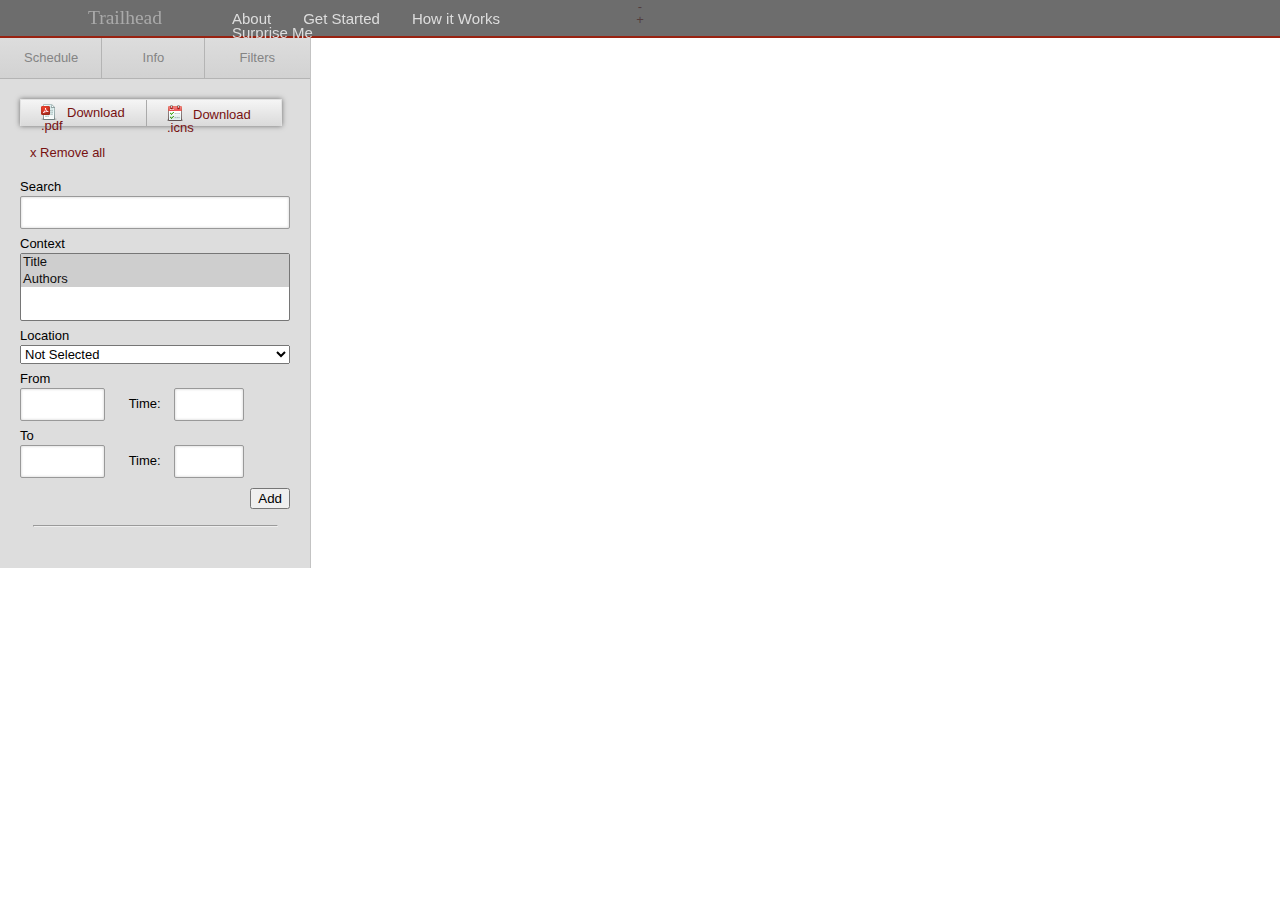
<file: index.html>
<html>

<head>

<!-- <1!-- Util --1> -->
<!-- <script type="text/javascript" src="js/util.js"></script> -->

<!-- <1!-- D3 --1> -->
<!-- <script type="text/javascript" src="lib/d3/d3.js"></script> -->
<!-- <script type="text/javascript" src="lib/d3/d3.geom.js"></script> -->
<!-- <script type="text/javascript" src="lib/d3/d3.layout.js"></script> -->

<!-- <1!-- JQuery --1> -->
<!-- <script type="text/javascript" src="lib/jquery/jquery.js"></script> -->
<!-- <script type="text/javascript" src="lib/jquery/jquery.asmselect.js"></script> -->
<!-- <script type="text/javascript" src="lib/jquery/jquery-ui.js"></script> -->
<!-- <script type="text/javascript" src="lib/jquery/jquery-svgpan.min.js"></script> -->
<!-- <link rel="stylesheet" type="text/css" href="lib/jquery/ui-lightness/jquery-ui-1.8.18.custom.css" /> -->

<!-- <1!-- Site --1> -->
<!-- <script type="text/javascript" src="js/cookie.js"></script> -->
<!-- <script type="text/javascript" src="js/ui.js"></script> -->


<link type="text/css" rel="stylesheet" href="reset.css"/>	
<link type="text/css" rel="stylesheet" href="graph.css"/>	
<title>Trailhead: A Graphical Representation of Articles</title>
</head>

<body>

<!-- Loading curl -->
<script type="text/javascript" src="js/lib/curl/curl.js"></script>
<script>

// Set up curl
curl(

	// Set up the configuration
	{
		baseUrl: 'js',
		paths: {
			"jquery": "lib/jquery/jquery",
			"jquery/lib": "lib/jquery",
			"radio": "lib/radio/radio"
		},
	}, 

	// Set up the required modules
	["controllers/controller"],

	// The call back function
	function(controller) {
		// Do nothing
	}
)

</script>


	<div id="content">

	<div id="header">

		<div id="logo">
			<img src="img/logo/logo.png" alt="The Logo"/>
			<div id="title">
				<h1>Trailhead</h1>
			</div>
		</div>

		<!-- Menu -->
		<div id="menu">
			<h1>Trailhead</h1>
			<ul id="menulist" class="leftCol">
				<li class="about"><a class="menuLink" href="#">About</a></li>
				<li class="getstarted"><a class="menuLink" href="#">Get Started</a></li>
				<li class="knowmore"><a class="menuLink" href="#">How it Works</a></li>
				<li id="surprise"><a class="menuLink" 
						title="Add a random article to your schedule" 
						href="#">Surprise Me</a>
				</li>
			</ul>
			<!--<div id="searchitem" class="rightCol">
				
				 <label for="name"><a href="#" class="menulink" 
						title="Search for an Article">Search</a></label>
				<input type="text" name="search" onFocus="$('#selectAll').fadeIn()" value="" id="searchField" class="search"/>
				<a href="#" title="Add all search results to your schedule" 
					class="menulink"><span id="selectAll">Add to 
						Schedule</span></a> 
			</div>-->
		</div>
	</div>

	<!-- Description -->
	<div id="desc">
		<div class="desc leftMargin" id="about">

			<p>Trailhead is your own personal conference scheduler. Search for
				people or topics; browse connections between articles; add
				papers to your own schedule; If you wink the right way, it
				might even make you a sandwich.</p>

			<p>So dive in and click away! Search for a topic you like and use
			the graph to browse between related talks. Any time you find
			something that interesting, go ahead and add it to the side bar,
			to get your own personal exquisite conference
			schedule.</p>

			<p>Should you later decide to add or drop a few talks, despair
			not.  Trailhead never forgets, as long as you log in from the same
			browser and are not averse to cookies.</p>
		</div>

		<div class="desc leftMargin" id="getstarted">

			<div class="legend">
				<h2 class="legend">Graph Legend</h2>
				<ul class="legend nodes">
					<li class="legend node">An article</li>
					<li class="legend selected">An article you have already added to your schedule</li>
					<li class="legend currently">The last article you selected</li>
					<li class="legend search">An article matching your search term</li>
				</ul>
			</div>
	
			<div class="legend">
				<h2 class="legend">Navigation</h2>
				<ul class="legend navigation">
					<li class="legend move">Move by dragging the graph with your mouse</li>
					<li class="legend zoom">Zoom by scrolling in or out</li>
					<li class="legend add">Add an article to your 
						schedule</li>
					<li class="legend remove">Remove an article from your 
						schedule</li>
				</ul>
			</div>
	
			<div class="legend">
				<h2 class="legend">Schedule</h2>
				<ul class="legend schedule">
					<li class="legend create">Begin by clicking on an article 
						in the graph and add it to your schedule</li>
					<!-- <li class="legend expand">Click expand to see more 
						information about an article</li> -->
					<li class="legend download">Download your schedule as a PDF 
						ready to print</li>
					<li class="legend remove">Remove all articles from your 			
						schedule</li>
				</ul>
			</div>

		</div>

		<div class="desc leftMargin" id="knowmore">

			<p>The graph you are looking at is generated by comparing the
			closeness of a bit more than 600 papers submitted to the 
			2012 ISIT in Boston. They are currently rated based on how 
			many authors they have in common in the references, and each 
			paper is linked to the 4 closest neighbors.</p>

			<p>This project was created by Jonas Arnfred, master student in
			Computer science at EPFL as a project for R&uuml;diger Urbanke. The
			graph is based on D3, a javascript library for creating SVG
			graphics. If you have ideas about how to improve this project or
			just really like it, please write and tell me at
			<a href="mailto:Jonas.Arnfred@epfl.ch">Jonas.Arnfred@epfl.ch</a></p>
		</div>
	</div>


	<!-- Graph -->
	<div id="graph" class="graph"></div>
	<div id="zoomer">
		<a href="#" class="moins">-</a>
		<div id="scale">
			<a href="#" id="indicator"></a>
		</div>
		<a href="#" class="plus">+</a>
	</div>
	<div id="infowrap"><div id="info"><p></p></div></div>
	<div id="clickwrap"><div id="clickbox">
			<div class="click" id="select"><a href="#" title="Add to schedule"><img alt="Add to Schedule" src="img/icons/calendar.png"/></a></div>
			<!-- <div class="click" id="abstract"><img alt="Show Info" src="img/icons/info.png"/></div> -->
			<div class="click" id="download"><a href="#" title="Download"><img alt="Download Paper" src="img/icons/download.png"/></a></div>
	</div></div>

	<!-- List -->
	<a href="#" id="closeSidebar"><div></div></a>
	<div id="tabs" class="text">
		
		<ul id="tabhead">
		        
		        <li><a href="#tabs-2">Schedule</a></li>
		        <li><a href="#tabs-1">Info</a></li>
		        <li><a href="#tabs-3">Filters</a></li>
		</ul>
		<div id="tabs-2">
			<div class="toolbar">
				<a href="#"><div class="downpdf"><img alt="Download Paper" src="img/pdf.png"/>Download .pdf</div></a>
				<a href="#"><div class="downicn"><img alt="Download Paper" src="img/ical.png"/>Download .icns</div></a>
			</div>
			<div class="scrolltop"></div>
			<div class="scrollable">
	

				<div style="margin: 10px 30px; height: 6px;">
					<a href="#" class="removeall smalltool"><span class="iconx">x</span> Remove all</a>
				</div>
				
				<form action="schedule.php" target="_blank" name="schedule" method="post" 
					onSubmit="return false;">
				<ul id="sidebar">
					<li id="listItemTemplate" class="listItem">
						
						<a class="listItemPdfLink" href="#" target="_blank">
							<a href="#" class="listItemRemove">
								<img src="img/icons/remove.png" />
							</a>
							<span class="listItemLabel">
								<div class="clear" style="height: 8px;"></div>
								<img src="img/icons/paper.png" />
								<p class="listItemText">List item</p>
								<div class="clear" style="height: 8px;"></div>
							</span>
							<div class="clear"></div>
						</a>
						<input type="hidden" name="papers[]" value="" />
					</li>
				</ul>
				</form>
			</div>
		</div>


		<div id="tabs-3">
			<div class="form-w">
				<form id="filterForm" onSubmit="return false;">
					<label for="keywords">Search</label>
					<input type="text" name="keywords" value="" class="filter"/>
					<div class="field">
						<label for="context">Context</label>
						<select id="context-select" multiple="multiple" name="context[]" value="">
							<option selected="selected" value="title">Title</option>
							<option selected="selected" value="authors">Authors</option>
							<!--<option value="abstract">Abstract</option>
							<option value="body">Body</option>
							<option value="refs">References</option>-->
						</select>
					</div>
					<div class="field">
						<label for="room">Location</label>
						<select name="room">
							<option value="">Not Selected</option>
						</select>
					</div>
					<div class="field">
						<label for="from">From</label>
						<input type="text" style="width: 85px;" name="from" class="date_picker2">
						<label  class="inline_label" for="fromtime">Time: </label>
						<input type="text"  name="fromtime"  style="width: 70px;">
					</div>
					<div class="field">
						<label  for="to">To</label>
						<input type="text"  name="to"  style="width:85px;" class="date_picker2">
						<label  class="inline_label" for="totime">Time: </label>
						<input type="text"  name="totime"  style="width: 70px;">
					</div>
					<div style="height: 30px; margin-top: 10px;">
						<button  class="submit" name="add" id="addFilter">Add</button>
					</div>
				</form>
	
				<hr width="90%"/>

				<div class="scrolltop" style="width: 280px;"></div>
				
				<div class="scrollable" style="width: 270px; padding-right: 20px;">
				<div class="clear" style="height: 20px;"></div>
					<ul id="filterList">
						<li id="filterItemTemplate" class="filterItem listItem">
							
							<a href="#" class="listItemRemove">
								<img src="img/icons/remove.png" />
							</a>
							
							
								<span class="listItemLabel">
									<div class="clear" style="height: 8px;"></div>
									<img src="img/filter.png" />
									<p class="filterItem"></p>
									<div class="clear" style="height: 8px;"></div>
								</span>
							<div class="clear"></div>
						</li>
					</ul>
				</div>
			</div>
		
		</div>

		<div id="tabs-1"></div>
		
	</div>

</div>

<!-- <script type="text/javascript" src="js/graph.js"></script> -->
<script type="text/javascript">

  var _gaq = _gaq || [];
  _gaq.push(['_setAccount', 'UA-32909051-1']);
  _gaq.push(['_trackPageview']);

  (function() {
    var ga = document.createElement('script'); ga.type = 'text/javascript'; ga.async = true;
    ga.src = ('https:' == document.location.protocol ? 'https://ssl' : 'http://www') + '.google-analytics.com/ga.js';
    var s = document.getElementsByTagName('script')[0]; s.parentNode.insertBefore(ga, s);
  })();

</script>
</body>
</html>
</file>
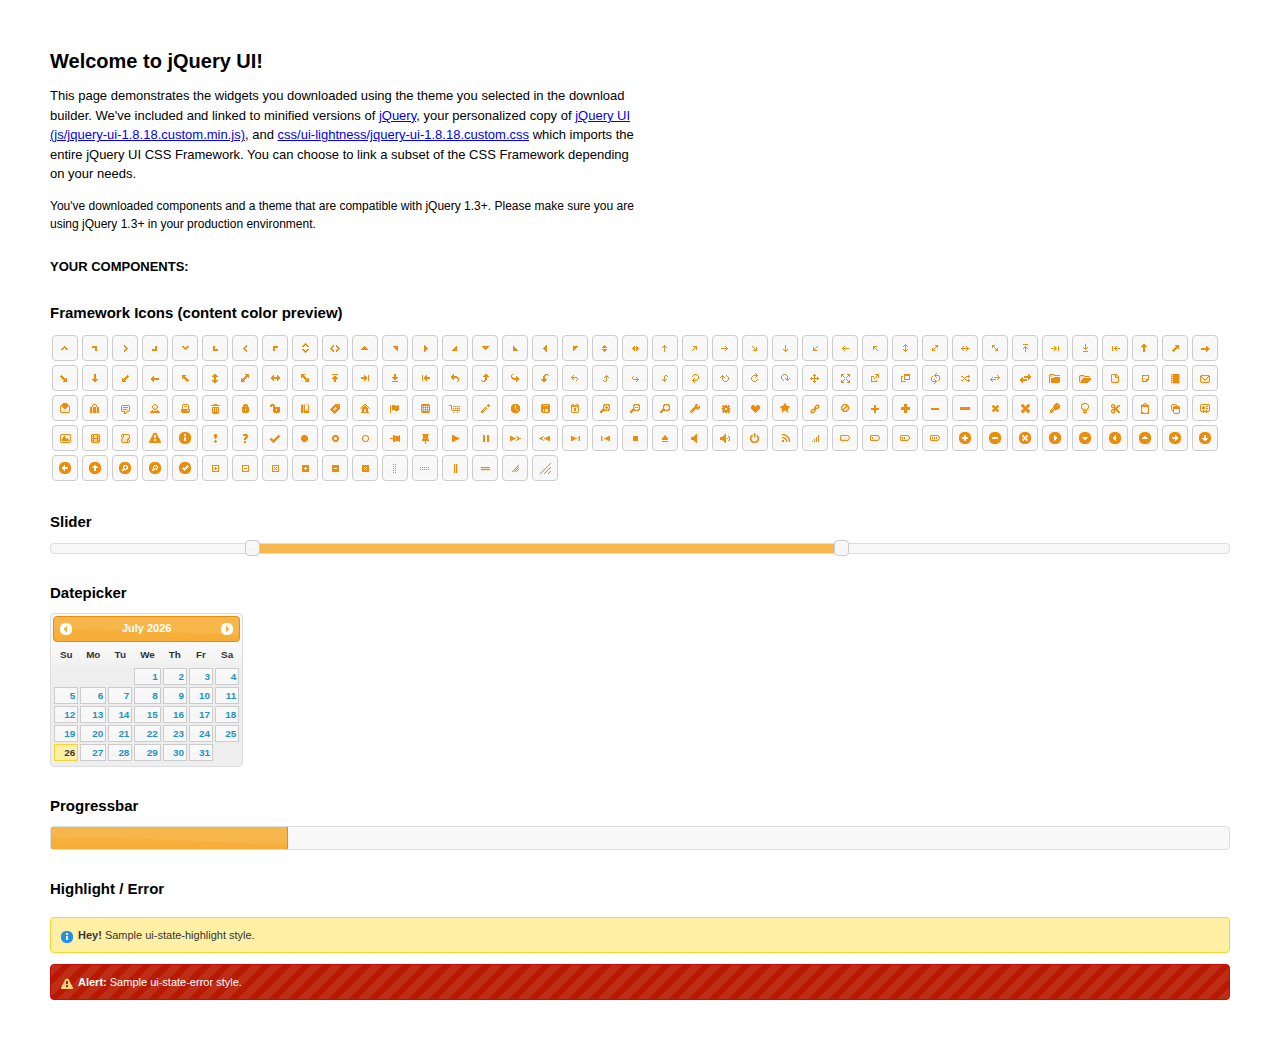
<file: js/lib/jquery/ui/index.html>
<!DOCTYPE html>
<html>
	<head>
		<meta http-equiv="Content-Type" content="text/html; charset=iso-8859-1" />
		<title>jQuery UI Example Page</title>
		<link type="text/css" href="css/ui-lightness/jquery-ui-1.8.18.custom.css" rel="stylesheet" />	
		<script type="text/javascript" src="js/jquery-1.7.1.min.js"></script>
		<script type="text/javascript" src="js/jquery-ui-1.8.18.custom.min.js"></script>
		<script type="text/javascript">
			$(function(){

				// Datepicker
				$('#datepicker').datepicker({
					inline: true
				});
				
				// Slider
				$('#slider').slider({
					range: true,
					values: [17, 67]
				});
				
				// Progressbar
				$("#progressbar").progressbar({
					value: 20 
				});
				
				//hover states on the static widgets
				$('#dialog_link, ul#icons li').hover(
					function() { $(this).addClass('ui-state-hover'); }, 
					function() { $(this).removeClass('ui-state-hover'); }
				);
				
			});
		</script>
		<style type="text/css">
			/*demo page css*/
			body{ font: 62.5% "Trebuchet MS", sans-serif; margin: 50px;}
			.demoHeaders { margin-top: 2em; }
			#dialog_link {padding: .4em 1em .4em 20px;text-decoration: none;position: relative;}
			#dialog_link span.ui-icon {margin: 0 5px 0 0;position: absolute;left: .2em;top: 50%;margin-top: -8px;}
			ul#icons {margin: 0; padding: 0;}
			ul#icons li {margin: 2px; position: relative; padding: 4px 0; cursor: pointer; float: left;  list-style: none;}
			ul#icons span.ui-icon {float: left; margin: 0 4px;}
		</style>	
	</head>
	<body>
	<h1>Welcome to jQuery UI!</h1>
	<p style="font-size: 1.3em; line-height: 1.5; margin: 1em 0; width: 50%;">This page demonstrates the widgets you downloaded using the theme you selected in the download builder. We've included and linked to minified versions of <a href="js/jquery-1.7.1.min.js">jQuery</a>, your personalized copy of <a href="js/jquery-ui-1.8.18.custom.min.js">jQuery UI (js/jquery-ui-1.8.18.custom.min.js)</a>, and <a href="css/ui-lightness/jquery-ui-1.8.18.custom.css">css/ui-lightness/jquery-ui-1.8.18.custom.css</a> which imports the entire jQuery UI CSS Framework. You can choose to link a subset of the CSS Framework depending on your needs. </p>
	<p style="font-size: 1.2em; line-height: 1.5; margin: 1em 0; width: 50%;">You've downloaded components and a theme that are compatible with jQuery 1.3+. Please make sure you are using jQuery 1.3+ in your production environment.</p>	

	<p style="font-weight: bold; margin: 2em 0 1em; font-size: 1.3em;">YOUR COMPONENTS:</p>
			
				
				
		<h2 class="demoHeaders">Framework Icons (content color preview)</h2>
		<ul id="icons" class="ui-widget ui-helper-clearfix">
		
		<li class="ui-state-default ui-corner-all" title=".ui-icon-carat-1-n"><span class="ui-icon ui-icon-carat-1-n"></span></li>
		<li class="ui-state-default ui-corner-all" title=".ui-icon-carat-1-ne"><span class="ui-icon ui-icon-carat-1-ne"></span></li>
		<li class="ui-state-default ui-corner-all" title=".ui-icon-carat-1-e"><span class="ui-icon ui-icon-carat-1-e"></span></li>
		
		<li class="ui-state-default ui-corner-all" title=".ui-icon-carat-1-se"><span class="ui-icon ui-icon-carat-1-se"></span></li>
		<li class="ui-state-default ui-corner-all" title=".ui-icon-carat-1-s"><span class="ui-icon ui-icon-carat-1-s"></span></li>
		<li class="ui-state-default ui-corner-all" title=".ui-icon-carat-1-sw"><span class="ui-icon ui-icon-carat-1-sw"></span></li>
		<li class="ui-state-default ui-corner-all" title=".ui-icon-carat-1-w"><span class="ui-icon ui-icon-carat-1-w"></span></li>
		<li class="ui-state-default ui-corner-all" title=".ui-icon-carat-1-nw"><span class="ui-icon ui-icon-carat-1-nw"></span></li>
		<li class="ui-state-default ui-corner-all" title=".ui-icon-carat-2-n-s"><span class="ui-icon ui-icon-carat-2-n-s"></span></li>
		<li class="ui-state-default ui-corner-all" title=".ui-icon-carat-2-e-w"><span class="ui-icon ui-icon-carat-2-e-w"></span></li>
		<li class="ui-state-default ui-corner-all" title=".ui-icon-triangle-1-n"><span class="ui-icon ui-icon-triangle-1-n"></span></li>
		<li class="ui-state-default ui-corner-all" title=".ui-icon-triangle-1-ne"><span class="ui-icon ui-icon-triangle-1-ne"></span></li>
		
		<li class="ui-state-default ui-corner-all" title=".ui-icon-triangle-1-e"><span class="ui-icon ui-icon-triangle-1-e"></span></li>
		<li class="ui-state-default ui-corner-all" title=".ui-icon-triangle-1-se"><span class="ui-icon ui-icon-triangle-1-se"></span></li>
		<li class="ui-state-default ui-corner-all" title=".ui-icon-triangle-1-s"><span class="ui-icon ui-icon-triangle-1-s"></span></li>
		<li class="ui-state-default ui-corner-all" title=".ui-icon-triangle-1-sw"><span class="ui-icon ui-icon-triangle-1-sw"></span></li>
		<li class="ui-state-default ui-corner-all" title=".ui-icon-triangle-1-w"><span class="ui-icon ui-icon-triangle-1-w"></span></li>
		<li class="ui-state-default ui-corner-all" title=".ui-icon-triangle-1-nw"><span class="ui-icon ui-icon-triangle-1-nw"></span></li>
		<li class="ui-state-default ui-corner-all" title=".ui-icon-triangle-2-n-s"><span class="ui-icon ui-icon-triangle-2-n-s"></span></li>
		<li class="ui-state-default ui-corner-all" title=".ui-icon-triangle-2-e-w"><span class="ui-icon ui-icon-triangle-2-e-w"></span></li>
		<li class="ui-state-default ui-corner-all" title=".ui-icon-arrow-1-n"><span class="ui-icon ui-icon-arrow-1-n"></span></li>
		
		<li class="ui-state-default ui-corner-all" title=".ui-icon-arrow-1-ne"><span class="ui-icon ui-icon-arrow-1-ne"></span></li>
		<li class="ui-state-default ui-corner-all" title=".ui-icon-arrow-1-e"><span class="ui-icon ui-icon-arrow-1-e"></span></li>
		<li class="ui-state-default ui-corner-all" title=".ui-icon-arrow-1-se"><span class="ui-icon ui-icon-arrow-1-se"></span></li>
		<li class="ui-state-default ui-corner-all" title=".ui-icon-arrow-1-s"><span class="ui-icon ui-icon-arrow-1-s"></span></li>
		<li class="ui-state-default ui-corner-all" title=".ui-icon-arrow-1-sw"><span class="ui-icon ui-icon-arrow-1-sw"></span></li>
		<li class="ui-state-default ui-corner-all" title=".ui-icon-arrow-1-w"><span class="ui-icon ui-icon-arrow-1-w"></span></li>
		<li class="ui-state-default ui-corner-all" title=".ui-icon-arrow-1-nw"><span class="ui-icon ui-icon-arrow-1-nw"></span></li>
		<li class="ui-state-default ui-corner-all" title=".ui-icon-arrow-2-n-s"><span class="ui-icon ui-icon-arrow-2-n-s"></span></li>
		<li class="ui-state-default ui-corner-all" title=".ui-icon-arrow-2-ne-sw"><span class="ui-icon ui-icon-arrow-2-ne-sw"></span></li>
		
		<li class="ui-state-default ui-corner-all" title=".ui-icon-arrow-2-e-w"><span class="ui-icon ui-icon-arrow-2-e-w"></span></li>
		<li class="ui-state-default ui-corner-all" title=".ui-icon-arrow-2-se-nw"><span class="ui-icon ui-icon-arrow-2-se-nw"></span></li>
		<li class="ui-state-default ui-corner-all" title=".ui-icon-arrowstop-1-n"><span class="ui-icon ui-icon-arrowstop-1-n"></span></li>
		<li class="ui-state-default ui-corner-all" title=".ui-icon-arrowstop-1-e"><span class="ui-icon ui-icon-arrowstop-1-e"></span></li>
		<li class="ui-state-default ui-corner-all" title=".ui-icon-arrowstop-1-s"><span class="ui-icon ui-icon-arrowstop-1-s"></span></li>
		<li class="ui-state-default ui-corner-all" title=".ui-icon-arrowstop-1-w"><span class="ui-icon ui-icon-arrowstop-1-w"></span></li>
		<li class="ui-state-default ui-corner-all" title=".ui-icon-arrowthick-1-n"><span class="ui-icon ui-icon-arrowthick-1-n"></span></li>
		<li class="ui-state-default ui-corner-all" title=".ui-icon-arrowthick-1-ne"><span class="ui-icon ui-icon-arrowthick-1-ne"></span></li>
		<li class="ui-state-default ui-corner-all" title=".ui-icon-arrowthick-1-e"><span class="ui-icon ui-icon-arrowthick-1-e"></span></li>
		
		<li class="ui-state-default ui-corner-all" title=".ui-icon-arrowthick-1-se"><span class="ui-icon ui-icon-arrowthick-1-se"></span></li>
		<li class="ui-state-default ui-corner-all" title=".ui-icon-arrowthick-1-s"><span class="ui-icon ui-icon-arrowthick-1-s"></span></li>
		<li class="ui-state-default ui-corner-all" title=".ui-icon-arrowthick-1-sw"><span class="ui-icon ui-icon-arrowthick-1-sw"></span></li>
		<li class="ui-state-default ui-corner-all" title=".ui-icon-arrowthick-1-w"><span class="ui-icon ui-icon-arrowthick-1-w"></span></li>
		<li class="ui-state-default ui-corner-all" title=".ui-icon-arrowthick-1-nw"><span class="ui-icon ui-icon-arrowthick-1-nw"></span></li>
		<li class="ui-state-default ui-corner-all" title=".ui-icon-arrowthick-2-n-s"><span class="ui-icon ui-icon-arrowthick-2-n-s"></span></li>
		<li class="ui-state-default ui-corner-all" title=".ui-icon-arrowthick-2-ne-sw"><span class="ui-icon ui-icon-arrowthick-2-ne-sw"></span></li>
		<li class="ui-state-default ui-corner-all" title=".ui-icon-arrowthick-2-e-w"><span class="ui-icon ui-icon-arrowthick-2-e-w"></span></li>
		<li class="ui-state-default ui-corner-all" title=".ui-icon-arrowthick-2-se-nw"><span class="ui-icon ui-icon-arrowthick-2-se-nw"></span></li>
		
		<li class="ui-state-default ui-corner-all" title=".ui-icon-arrowthickstop-1-n"><span class="ui-icon ui-icon-arrowthickstop-1-n"></span></li>
		<li class="ui-state-default ui-corner-all" title=".ui-icon-arrowthickstop-1-e"><span class="ui-icon ui-icon-arrowthickstop-1-e"></span></li>
		<li class="ui-state-default ui-corner-all" title=".ui-icon-arrowthickstop-1-s"><span class="ui-icon ui-icon-arrowthickstop-1-s"></span></li>
		<li class="ui-state-default ui-corner-all" title=".ui-icon-arrowthickstop-1-w"><span class="ui-icon ui-icon-arrowthickstop-1-w"></span></li>
		<li class="ui-state-default ui-corner-all" title=".ui-icon-arrowreturnthick-1-w"><span class="ui-icon ui-icon-arrowreturnthick-1-w"></span></li>
		<li class="ui-state-default ui-corner-all" title=".ui-icon-arrowreturnthick-1-n"><span class="ui-icon ui-icon-arrowreturnthick-1-n"></span></li>
		<li class="ui-state-default ui-corner-all" title=".ui-icon-arrowreturnthick-1-e"><span class="ui-icon ui-icon-arrowreturnthick-1-e"></span></li>
		<li class="ui-state-default ui-corner-all" title=".ui-icon-arrowreturnthick-1-s"><span class="ui-icon ui-icon-arrowreturnthick-1-s"></span></li>
		<li class="ui-state-default ui-corner-all" title=".ui-icon-arrowreturn-1-w"><span class="ui-icon ui-icon-arrowreturn-1-w"></span></li>
		
		<li class="ui-state-default ui-corner-all" title=".ui-icon-arrowreturn-1-n"><span class="ui-icon ui-icon-arrowreturn-1-n"></span></li>
		<li class="ui-state-default ui-corner-all" title=".ui-icon-arrowreturn-1-e"><span class="ui-icon ui-icon-arrowreturn-1-e"></span></li>
		<li class="ui-state-default ui-corner-all" title=".ui-icon-arrowreturn-1-s"><span class="ui-icon ui-icon-arrowreturn-1-s"></span></li>
		<li class="ui-state-default ui-corner-all" title=".ui-icon-arrowrefresh-1-w"><span class="ui-icon ui-icon-arrowrefresh-1-w"></span></li>
		<li class="ui-state-default ui-corner-all" title=".ui-icon-arrowrefresh-1-n"><span class="ui-icon ui-icon-arrowrefresh-1-n"></span></li>
		<li class="ui-state-default ui-corner-all" title=".ui-icon-arrowrefresh-1-e"><span class="ui-icon ui-icon-arrowrefresh-1-e"></span></li>
		<li class="ui-state-default ui-corner-all" title=".ui-icon-arrowrefresh-1-s"><span class="ui-icon ui-icon-arrowrefresh-1-s"></span></li>
		<li class="ui-state-default ui-corner-all" title=".ui-icon-arrow-4"><span class="ui-icon ui-icon-arrow-4"></span></li>
		<li class="ui-state-default ui-corner-all" title=".ui-icon-arrow-4-diag"><span class="ui-icon ui-icon-arrow-4-diag"></span></li>
		
		<li class="ui-state-default ui-corner-all" title=".ui-icon-extlink"><span class="ui-icon ui-icon-extlink"></span></li>
		<li class="ui-state-default ui-corner-all" title=".ui-icon-newwin"><span class="ui-icon ui-icon-newwin"></span></li>
		<li class="ui-state-default ui-corner-all" title=".ui-icon-refresh"><span class="ui-icon ui-icon-refresh"></span></li>
		<li class="ui-state-default ui-corner-all" title=".ui-icon-shuffle"><span class="ui-icon ui-icon-shuffle"></span></li>
		<li class="ui-state-default ui-corner-all" title=".ui-icon-transfer-e-w"><span class="ui-icon ui-icon-transfer-e-w"></span></li>
		<li class="ui-state-default ui-corner-all" title=".ui-icon-transferthick-e-w"><span class="ui-icon ui-icon-transferthick-e-w"></span></li>
		<li class="ui-state-default ui-corner-all" title=".ui-icon-folder-collapsed"><span class="ui-icon ui-icon-folder-collapsed"></span></li>
		<li class="ui-state-default ui-corner-all" title=".ui-icon-folder-open"><span class="ui-icon ui-icon-folder-open"></span></li>
		<li class="ui-state-default ui-corner-all" title=".ui-icon-document"><span class="ui-icon ui-icon-document"></span></li>
		
		<li class="ui-state-default ui-corner-all" title=".ui-icon-document-b"><span class="ui-icon ui-icon-document-b"></span></li>
		<li class="ui-state-default ui-corner-all" title=".ui-icon-note"><span class="ui-icon ui-icon-note"></span></li>
		<li class="ui-state-default ui-corner-all" title=".ui-icon-mail-closed"><span class="ui-icon ui-icon-mail-closed"></span></li>
		<li class="ui-state-default ui-corner-all" title=".ui-icon-mail-open"><span class="ui-icon ui-icon-mail-open"></span></li>
		<li class="ui-state-default ui-corner-all" title=".ui-icon-suitcase"><span class="ui-icon ui-icon-suitcase"></span></li>
		<li class="ui-state-default ui-corner-all" title=".ui-icon-comment"><span class="ui-icon ui-icon-comment"></span></li>
		<li class="ui-state-default ui-corner-all" title=".ui-icon-person"><span class="ui-icon ui-icon-person"></span></li>
		<li class="ui-state-default ui-corner-all" title=".ui-icon-print"><span class="ui-icon ui-icon-print"></span></li>
		<li class="ui-state-default ui-corner-all" title=".ui-icon-trash"><span class="ui-icon ui-icon-trash"></span></li>
		
		<li class="ui-state-default ui-corner-all" title=".ui-icon-locked"><span class="ui-icon ui-icon-locked"></span></li>
		<li class="ui-state-default ui-corner-all" title=".ui-icon-unlocked"><span class="ui-icon ui-icon-unlocked"></span></li>
		<li class="ui-state-default ui-corner-all" title=".ui-icon-bookmark"><span class="ui-icon ui-icon-bookmark"></span></li>
		<li class="ui-state-default ui-corner-all" title=".ui-icon-tag"><span class="ui-icon ui-icon-tag"></span></li>
		<li class="ui-state-default ui-corner-all" title=".ui-icon-home"><span class="ui-icon ui-icon-home"></span></li>
		<li class="ui-state-default ui-corner-all" title=".ui-icon-flag"><span class="ui-icon ui-icon-flag"></span></li>
		<li class="ui-state-default ui-corner-all" title=".ui-icon-calculator"><span class="ui-icon ui-icon-calculator"></span></li>
		<li class="ui-state-default ui-corner-all" title=".ui-icon-cart"><span class="ui-icon ui-icon-cart"></span></li>
		<li class="ui-state-default ui-corner-all" title=".ui-icon-pencil"><span class="ui-icon ui-icon-pencil"></span></li>
		
		<li class="ui-state-default ui-corner-all" title=".ui-icon-clock"><span class="ui-icon ui-icon-clock"></span></li>
		<li class="ui-state-default ui-corner-all" title=".ui-icon-disk"><span class="ui-icon ui-icon-disk"></span></li>
		<li class="ui-state-default ui-corner-all" title=".ui-icon-calendar"><span class="ui-icon ui-icon-calendar"></span></li>
		<li class="ui-state-default ui-corner-all" title=".ui-icon-zoomin"><span class="ui-icon ui-icon-zoomin"></span></li>
		<li class="ui-state-default ui-corner-all" title=".ui-icon-zoomout"><span class="ui-icon ui-icon-zoomout"></span></li>
		<li class="ui-state-default ui-corner-all" title=".ui-icon-search"><span class="ui-icon ui-icon-search"></span></li>
		<li class="ui-state-default ui-corner-all" title=".ui-icon-wrench"><span class="ui-icon ui-icon-wrench"></span></li>
		<li class="ui-state-default ui-corner-all" title=".ui-icon-gear"><span class="ui-icon ui-icon-gear"></span></li>
		<li class="ui-state-default ui-corner-all" title=".ui-icon-heart"><span class="ui-icon ui-icon-heart"></span></li>
		
		<li class="ui-state-default ui-corner-all" title=".ui-icon-star"><span class="ui-icon ui-icon-star"></span></li>
		<li class="ui-state-default ui-corner-all" title=".ui-icon-link"><span class="ui-icon ui-icon-link"></span></li>
		<li class="ui-state-default ui-corner-all" title=".ui-icon-cancel"><span class="ui-icon ui-icon-cancel"></span></li>
		<li class="ui-state-default ui-corner-all" title=".ui-icon-plus"><span class="ui-icon ui-icon-plus"></span></li>
		<li class="ui-state-default ui-corner-all" title=".ui-icon-plusthick"><span class="ui-icon ui-icon-plusthick"></span></li>
		<li class="ui-state-default ui-corner-all" title=".ui-icon-minus"><span class="ui-icon ui-icon-minus"></span></li>
		<li class="ui-state-default ui-corner-all" title=".ui-icon-minusthick"><span class="ui-icon ui-icon-minusthick"></span></li>
		<li class="ui-state-default ui-corner-all" title=".ui-icon-close"><span class="ui-icon ui-icon-close"></span></li>
		<li class="ui-state-default ui-corner-all" title=".ui-icon-closethick"><span class="ui-icon ui-icon-closethick"></span></li>
		
		<li class="ui-state-default ui-corner-all" title=".ui-icon-key"><span class="ui-icon ui-icon-key"></span></li>
		<li class="ui-state-default ui-corner-all" title=".ui-icon-lightbulb"><span class="ui-icon ui-icon-lightbulb"></span></li>
		<li class="ui-state-default ui-corner-all" title=".ui-icon-scissors"><span class="ui-icon ui-icon-scissors"></span></li>
		<li class="ui-state-default ui-corner-all" title=".ui-icon-clipboard"><span class="ui-icon ui-icon-clipboard"></span></li>
		<li class="ui-state-default ui-corner-all" title=".ui-icon-copy"><span class="ui-icon ui-icon-copy"></span></li>
		<li class="ui-state-default ui-corner-all" title=".ui-icon-contact"><span class="ui-icon ui-icon-contact"></span></li>
		<li class="ui-state-default ui-corner-all" title=".ui-icon-image"><span class="ui-icon ui-icon-image"></span></li>
		<li class="ui-state-default ui-corner-all" title=".ui-icon-video"><span class="ui-icon ui-icon-video"></span></li>
		<li class="ui-state-default ui-corner-all" title=".ui-icon-script"><span class="ui-icon ui-icon-script"></span></li>
		<li class="ui-state-default ui-corner-all" title=".ui-icon-alert"><span class="ui-icon ui-icon-alert"></span></li>
		
		<li class="ui-state-default ui-corner-all" title=".ui-icon-info"><span class="ui-icon ui-icon-info"></span></li>
		<li class="ui-state-default ui-corner-all" title=".ui-icon-notice"><span class="ui-icon ui-icon-notice"></span></li>
		<li class="ui-state-default ui-corner-all" title=".ui-icon-help"><span class="ui-icon ui-icon-help"></span></li>
		<li class="ui-state-default ui-corner-all" title=".ui-icon-check"><span class="ui-icon ui-icon-check"></span></li>
		<li class="ui-state-default ui-corner-all" title=".ui-icon-bullet"><span class="ui-icon ui-icon-bullet"></span></li>
		<li class="ui-state-default ui-corner-all" title=".ui-icon-radio-off"><span class="ui-icon ui-icon-radio-off"></span></li>
		<li class="ui-state-default ui-corner-all" title=".ui-icon-radio-on"><span class="ui-icon ui-icon-radio-on"></span></li>
		<li class="ui-state-default ui-corner-all" title=".ui-icon-pin-w"><span class="ui-icon ui-icon-pin-w"></span></li>
		<li class="ui-state-default ui-corner-all" title=".ui-icon-pin-s"><span class="ui-icon ui-icon-pin-s"></span></li>
		<li class="ui-state-default ui-corner-all" title=".ui-icon-play"><span class="ui-icon ui-icon-play"></span></li>
		<li class="ui-state-default ui-corner-all" title=".ui-icon-pause"><span class="ui-icon ui-icon-pause"></span></li>
		
		<li class="ui-state-default ui-corner-all" title=".ui-icon-seek-next"><span class="ui-icon ui-icon-seek-next"></span></li>
		<li class="ui-state-default ui-corner-all" title=".ui-icon-seek-prev"><span class="ui-icon ui-icon-seek-prev"></span></li>
		<li class="ui-state-default ui-corner-all" title=".ui-icon-seek-end"><span class="ui-icon ui-icon-seek-end"></span></li>
		<li class="ui-state-default ui-corner-all" title=".ui-icon-seek-first"><span class="ui-icon ui-icon-seek-first"></span></li>
		<li class="ui-state-default ui-corner-all" title=".ui-icon-stop"><span class="ui-icon ui-icon-stop"></span></li>
		<li class="ui-state-default ui-corner-all" title=".ui-icon-eject"><span class="ui-icon ui-icon-eject"></span></li>
		<li class="ui-state-default ui-corner-all" title=".ui-icon-volume-off"><span class="ui-icon ui-icon-volume-off"></span></li>
		<li class="ui-state-default ui-corner-all" title=".ui-icon-volume-on"><span class="ui-icon ui-icon-volume-on"></span></li>
		<li class="ui-state-default ui-corner-all" title=".ui-icon-power"><span class="ui-icon ui-icon-power"></span></li>
		
		<li class="ui-state-default ui-corner-all" title=".ui-icon-signal-diag"><span class="ui-icon ui-icon-signal-diag"></span></li>
		<li class="ui-state-default ui-corner-all" title=".ui-icon-signal"><span class="ui-icon ui-icon-signal"></span></li>
		<li class="ui-state-default ui-corner-all" title=".ui-icon-battery-0"><span class="ui-icon ui-icon-battery-0"></span></li>
		<li class="ui-state-default ui-corner-all" title=".ui-icon-battery-1"><span class="ui-icon ui-icon-battery-1"></span></li>
		<li class="ui-state-default ui-corner-all" title=".ui-icon-battery-2"><span class="ui-icon ui-icon-battery-2"></span></li>
		<li class="ui-state-default ui-corner-all" title=".ui-icon-battery-3"><span class="ui-icon ui-icon-battery-3"></span></li>
		<li class="ui-state-default ui-corner-all" title=".ui-icon-circle-plus"><span class="ui-icon ui-icon-circle-plus"></span></li>
		<li class="ui-state-default ui-corner-all" title=".ui-icon-circle-minus"><span class="ui-icon ui-icon-circle-minus"></span></li>
		<li class="ui-state-default ui-corner-all" title=".ui-icon-circle-close"><span class="ui-icon ui-icon-circle-close"></span></li>
		
		<li class="ui-state-default ui-corner-all" title=".ui-icon-circle-triangle-e"><span class="ui-icon ui-icon-circle-triangle-e"></span></li>
		<li class="ui-state-default ui-corner-all" title=".ui-icon-circle-triangle-s"><span class="ui-icon ui-icon-circle-triangle-s"></span></li>
		<li class="ui-state-default ui-corner-all" title=".ui-icon-circle-triangle-w"><span class="ui-icon ui-icon-circle-triangle-w"></span></li>
		<li class="ui-state-default ui-corner-all" title=".ui-icon-circle-triangle-n"><span class="ui-icon ui-icon-circle-triangle-n"></span></li>
		<li class="ui-state-default ui-corner-all" title=".ui-icon-circle-arrow-e"><span class="ui-icon ui-icon-circle-arrow-e"></span></li>
		<li class="ui-state-default ui-corner-all" title=".ui-icon-circle-arrow-s"><span class="ui-icon ui-icon-circle-arrow-s"></span></li>
		<li class="ui-state-default ui-corner-all" title=".ui-icon-circle-arrow-w"><span class="ui-icon ui-icon-circle-arrow-w"></span></li>
		<li class="ui-state-default ui-corner-all" title=".ui-icon-circle-arrow-n"><span class="ui-icon ui-icon-circle-arrow-n"></span></li>
		<li class="ui-state-default ui-corner-all" title=".ui-icon-circle-zoomin"><span class="ui-icon ui-icon-circle-zoomin"></span></li>
		
		<li class="ui-state-default ui-corner-all" title=".ui-icon-circle-zoomout"><span class="ui-icon ui-icon-circle-zoomout"></span></li>
		<li class="ui-state-default ui-corner-all" title=".ui-icon-circle-check"><span class="ui-icon ui-icon-circle-check"></span></li>
		<li class="ui-state-default ui-corner-all" title=".ui-icon-circlesmall-plus"><span class="ui-icon ui-icon-circlesmall-plus"></span></li>
		<li class="ui-state-default ui-corner-all" title=".ui-icon-circlesmall-minus"><span class="ui-icon ui-icon-circlesmall-minus"></span></li>
		<li class="ui-state-default ui-corner-all" title=".ui-icon-circlesmall-close"><span class="ui-icon ui-icon-circlesmall-close"></span></li>
		<li class="ui-state-default ui-corner-all" title=".ui-icon-squaresmall-plus"><span class="ui-icon ui-icon-squaresmall-plus"></span></li>
		<li class="ui-state-default ui-corner-all" title=".ui-icon-squaresmall-minus"><span class="ui-icon ui-icon-squaresmall-minus"></span></li>
		<li class="ui-state-default ui-corner-all" title=".ui-icon-squaresmall-close"><span class="ui-icon ui-icon-squaresmall-close"></span></li>
		<li class="ui-state-default ui-corner-all" title=".ui-icon-grip-dotted-vertical"><span class="ui-icon ui-icon-grip-dotted-vertical"></span></li>
		
		<li class="ui-state-default ui-corner-all" title=".ui-icon-grip-dotted-horizontal"><span class="ui-icon ui-icon-grip-dotted-horizontal"></span></li>
		<li class="ui-state-default ui-corner-all" title=".ui-icon-grip-solid-vertical"><span class="ui-icon ui-icon-grip-solid-vertical"></span></li>
		<li class="ui-state-default ui-corner-all" title=".ui-icon-grip-solid-horizontal"><span class="ui-icon ui-icon-grip-solid-horizontal"></span></li>
		<li class="ui-state-default ui-corner-all" title=".ui-icon-gripsmall-diagonal-se"><span class="ui-icon ui-icon-gripsmall-diagonal-se"></span></li>
		<li class="ui-state-default ui-corner-all" title=".ui-icon-grip-diagonal-se"><span class="ui-icon ui-icon-grip-diagonal-se"></span></li>
		</ul>

	
		<!-- Slider -->
		<h2 class="demoHeaders">Slider</h2>
		<div id="slider"></div>
	
		<!-- Datepicker -->
		<h2 class="demoHeaders">Datepicker</h2>
		<div id="datepicker"></div>
	
		<!-- Progressbar -->
		<h2 class="demoHeaders">Progressbar</h2>	
		<div id="progressbar"></div>
			
		<!-- Highlight / Error -->
		<h2 class="demoHeaders">Highlight / Error</h2>
		<div class="ui-widget">
			<div class="ui-state-highlight ui-corner-all" style="margin-top: 20px; padding: 0 .7em;"> 
				<p><span class="ui-icon ui-icon-info" style="float: left; margin-right: .3em;"></span>
				<strong>Hey!</strong> Sample ui-state-highlight style.</p>
			</div>
		</div>
		<br/>
		<div class="ui-widget">
			<div class="ui-state-error ui-corner-all" style="padding: 0 .7em;"> 
				<p><span class="ui-icon ui-icon-alert" style="float: left; margin-right: .3em;"></span> 
				<strong>Alert:</strong> Sample ui-state-error style.</p>
			</div>
		</div>

	</body>
</html>
</file>
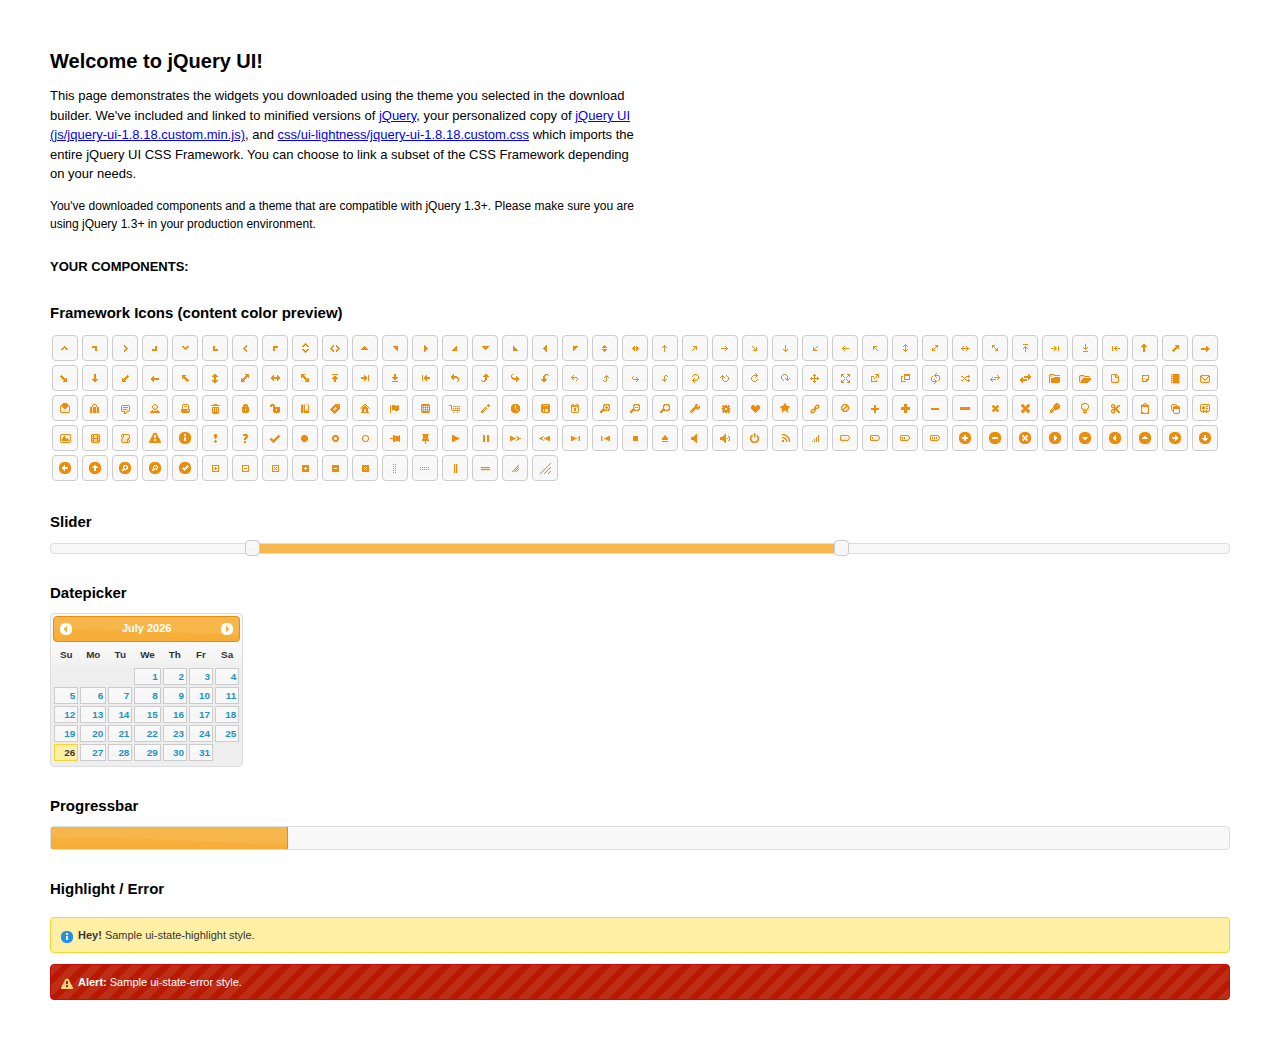
<file: public/lib/jquery/ui/index.html>
<!DOCTYPE html>
<html>
	<head>
		<meta http-equiv="Content-Type" content="text/html; charset=iso-8859-1" />
		<title>jQuery UI Example Page</title>
		<link type="text/css" href="css/ui-lightness/jquery-ui-1.8.18.custom.css" rel="stylesheet" />	
		<script type="text/javascript" src="js/jquery-1.7.1.min.js"></script>
		<script type="text/javascript" src="js/jquery-ui-1.8.18.custom.min.js"></script>
		<script type="text/javascript">
			$(function(){

				// Datepicker
				$('#datepicker').datepicker({
					inline: true
				});
				
				// Slider
				$('#slider').slider({
					range: true,
					values: [17, 67]
				});
				
				// Progressbar
				$("#progressbar").progressbar({
					value: 20 
				});
				
				//hover states on the static widgets
				$('#dialog_link, ul#icons li').hover(
					function() { $(this).addClass('ui-state-hover'); }, 
					function() { $(this).removeClass('ui-state-hover'); }
				);
				
			});
		</script>
		<style type="text/css">
			/*demo page css*/
			body{ font: 62.5% "Trebuchet MS", sans-serif; margin: 50px;}
			.demoHeaders { margin-top: 2em; }
			#dialog_link {padding: .4em 1em .4em 20px;text-decoration: none;position: relative;}
			#dialog_link span.ui-icon {margin: 0 5px 0 0;position: absolute;left: .2em;top: 50%;margin-top: -8px;}
			ul#icons {margin: 0; padding: 0;}
			ul#icons li {margin: 2px; position: relative; padding: 4px 0; cursor: pointer; float: left;  list-style: none;}
			ul#icons span.ui-icon {float: left; margin: 0 4px;}
		</style>	
	</head>
	<body>
	<h1>Welcome to jQuery UI!</h1>
	<p style="font-size: 1.3em; line-height: 1.5; margin: 1em 0; width: 50%;">This page demonstrates the widgets you downloaded using the theme you selected in the download builder. We've included and linked to minified versions of <a href="js/jquery-1.7.1.min.js">jQuery</a>, your personalized copy of <a href="js/jquery-ui-1.8.18.custom.min.js">jQuery UI (js/jquery-ui-1.8.18.custom.min.js)</a>, and <a href="css/ui-lightness/jquery-ui-1.8.18.custom.css">css/ui-lightness/jquery-ui-1.8.18.custom.css</a> which imports the entire jQuery UI CSS Framework. You can choose to link a subset of the CSS Framework depending on your needs. </p>
	<p style="font-size: 1.2em; line-height: 1.5; margin: 1em 0; width: 50%;">You've downloaded components and a theme that are compatible with jQuery 1.3+. Please make sure you are using jQuery 1.3+ in your production environment.</p>	

	<p style="font-weight: bold; margin: 2em 0 1em; font-size: 1.3em;">YOUR COMPONENTS:</p>
			
				
				
		<h2 class="demoHeaders">Framework Icons (content color preview)</h2>
		<ul id="icons" class="ui-widget ui-helper-clearfix">
		
		<li class="ui-state-default ui-corner-all" title=".ui-icon-carat-1-n"><span class="ui-icon ui-icon-carat-1-n"></span></li>
		<li class="ui-state-default ui-corner-all" title=".ui-icon-carat-1-ne"><span class="ui-icon ui-icon-carat-1-ne"></span></li>
		<li class="ui-state-default ui-corner-all" title=".ui-icon-carat-1-e"><span class="ui-icon ui-icon-carat-1-e"></span></li>
		
		<li class="ui-state-default ui-corner-all" title=".ui-icon-carat-1-se"><span class="ui-icon ui-icon-carat-1-se"></span></li>
		<li class="ui-state-default ui-corner-all" title=".ui-icon-carat-1-s"><span class="ui-icon ui-icon-carat-1-s"></span></li>
		<li class="ui-state-default ui-corner-all" title=".ui-icon-carat-1-sw"><span class="ui-icon ui-icon-carat-1-sw"></span></li>
		<li class="ui-state-default ui-corner-all" title=".ui-icon-carat-1-w"><span class="ui-icon ui-icon-carat-1-w"></span></li>
		<li class="ui-state-default ui-corner-all" title=".ui-icon-carat-1-nw"><span class="ui-icon ui-icon-carat-1-nw"></span></li>
		<li class="ui-state-default ui-corner-all" title=".ui-icon-carat-2-n-s"><span class="ui-icon ui-icon-carat-2-n-s"></span></li>
		<li class="ui-state-default ui-corner-all" title=".ui-icon-carat-2-e-w"><span class="ui-icon ui-icon-carat-2-e-w"></span></li>
		<li class="ui-state-default ui-corner-all" title=".ui-icon-triangle-1-n"><span class="ui-icon ui-icon-triangle-1-n"></span></li>
		<li class="ui-state-default ui-corner-all" title=".ui-icon-triangle-1-ne"><span class="ui-icon ui-icon-triangle-1-ne"></span></li>
		
		<li class="ui-state-default ui-corner-all" title=".ui-icon-triangle-1-e"><span class="ui-icon ui-icon-triangle-1-e"></span></li>
		<li class="ui-state-default ui-corner-all" title=".ui-icon-triangle-1-se"><span class="ui-icon ui-icon-triangle-1-se"></span></li>
		<li class="ui-state-default ui-corner-all" title=".ui-icon-triangle-1-s"><span class="ui-icon ui-icon-triangle-1-s"></span></li>
		<li class="ui-state-default ui-corner-all" title=".ui-icon-triangle-1-sw"><span class="ui-icon ui-icon-triangle-1-sw"></span></li>
		<li class="ui-state-default ui-corner-all" title=".ui-icon-triangle-1-w"><span class="ui-icon ui-icon-triangle-1-w"></span></li>
		<li class="ui-state-default ui-corner-all" title=".ui-icon-triangle-1-nw"><span class="ui-icon ui-icon-triangle-1-nw"></span></li>
		<li class="ui-state-default ui-corner-all" title=".ui-icon-triangle-2-n-s"><span class="ui-icon ui-icon-triangle-2-n-s"></span></li>
		<li class="ui-state-default ui-corner-all" title=".ui-icon-triangle-2-e-w"><span class="ui-icon ui-icon-triangle-2-e-w"></span></li>
		<li class="ui-state-default ui-corner-all" title=".ui-icon-arrow-1-n"><span class="ui-icon ui-icon-arrow-1-n"></span></li>
		
		<li class="ui-state-default ui-corner-all" title=".ui-icon-arrow-1-ne"><span class="ui-icon ui-icon-arrow-1-ne"></span></li>
		<li class="ui-state-default ui-corner-all" title=".ui-icon-arrow-1-e"><span class="ui-icon ui-icon-arrow-1-e"></span></li>
		<li class="ui-state-default ui-corner-all" title=".ui-icon-arrow-1-se"><span class="ui-icon ui-icon-arrow-1-se"></span></li>
		<li class="ui-state-default ui-corner-all" title=".ui-icon-arrow-1-s"><span class="ui-icon ui-icon-arrow-1-s"></span></li>
		<li class="ui-state-default ui-corner-all" title=".ui-icon-arrow-1-sw"><span class="ui-icon ui-icon-arrow-1-sw"></span></li>
		<li class="ui-state-default ui-corner-all" title=".ui-icon-arrow-1-w"><span class="ui-icon ui-icon-arrow-1-w"></span></li>
		<li class="ui-state-default ui-corner-all" title=".ui-icon-arrow-1-nw"><span class="ui-icon ui-icon-arrow-1-nw"></span></li>
		<li class="ui-state-default ui-corner-all" title=".ui-icon-arrow-2-n-s"><span class="ui-icon ui-icon-arrow-2-n-s"></span></li>
		<li class="ui-state-default ui-corner-all" title=".ui-icon-arrow-2-ne-sw"><span class="ui-icon ui-icon-arrow-2-ne-sw"></span></li>
		
		<li class="ui-state-default ui-corner-all" title=".ui-icon-arrow-2-e-w"><span class="ui-icon ui-icon-arrow-2-e-w"></span></li>
		<li class="ui-state-default ui-corner-all" title=".ui-icon-arrow-2-se-nw"><span class="ui-icon ui-icon-arrow-2-se-nw"></span></li>
		<li class="ui-state-default ui-corner-all" title=".ui-icon-arrowstop-1-n"><span class="ui-icon ui-icon-arrowstop-1-n"></span></li>
		<li class="ui-state-default ui-corner-all" title=".ui-icon-arrowstop-1-e"><span class="ui-icon ui-icon-arrowstop-1-e"></span></li>
		<li class="ui-state-default ui-corner-all" title=".ui-icon-arrowstop-1-s"><span class="ui-icon ui-icon-arrowstop-1-s"></span></li>
		<li class="ui-state-default ui-corner-all" title=".ui-icon-arrowstop-1-w"><span class="ui-icon ui-icon-arrowstop-1-w"></span></li>
		<li class="ui-state-default ui-corner-all" title=".ui-icon-arrowthick-1-n"><span class="ui-icon ui-icon-arrowthick-1-n"></span></li>
		<li class="ui-state-default ui-corner-all" title=".ui-icon-arrowthick-1-ne"><span class="ui-icon ui-icon-arrowthick-1-ne"></span></li>
		<li class="ui-state-default ui-corner-all" title=".ui-icon-arrowthick-1-e"><span class="ui-icon ui-icon-arrowthick-1-e"></span></li>
		
		<li class="ui-state-default ui-corner-all" title=".ui-icon-arrowthick-1-se"><span class="ui-icon ui-icon-arrowthick-1-se"></span></li>
		<li class="ui-state-default ui-corner-all" title=".ui-icon-arrowthick-1-s"><span class="ui-icon ui-icon-arrowthick-1-s"></span></li>
		<li class="ui-state-default ui-corner-all" title=".ui-icon-arrowthick-1-sw"><span class="ui-icon ui-icon-arrowthick-1-sw"></span></li>
		<li class="ui-state-default ui-corner-all" title=".ui-icon-arrowthick-1-w"><span class="ui-icon ui-icon-arrowthick-1-w"></span></li>
		<li class="ui-state-default ui-corner-all" title=".ui-icon-arrowthick-1-nw"><span class="ui-icon ui-icon-arrowthick-1-nw"></span></li>
		<li class="ui-state-default ui-corner-all" title=".ui-icon-arrowthick-2-n-s"><span class="ui-icon ui-icon-arrowthick-2-n-s"></span></li>
		<li class="ui-state-default ui-corner-all" title=".ui-icon-arrowthick-2-ne-sw"><span class="ui-icon ui-icon-arrowthick-2-ne-sw"></span></li>
		<li class="ui-state-default ui-corner-all" title=".ui-icon-arrowthick-2-e-w"><span class="ui-icon ui-icon-arrowthick-2-e-w"></span></li>
		<li class="ui-state-default ui-corner-all" title=".ui-icon-arrowthick-2-se-nw"><span class="ui-icon ui-icon-arrowthick-2-se-nw"></span></li>
		
		<li class="ui-state-default ui-corner-all" title=".ui-icon-arrowthickstop-1-n"><span class="ui-icon ui-icon-arrowthickstop-1-n"></span></li>
		<li class="ui-state-default ui-corner-all" title=".ui-icon-arrowthickstop-1-e"><span class="ui-icon ui-icon-arrowthickstop-1-e"></span></li>
		<li class="ui-state-default ui-corner-all" title=".ui-icon-arrowthickstop-1-s"><span class="ui-icon ui-icon-arrowthickstop-1-s"></span></li>
		<li class="ui-state-default ui-corner-all" title=".ui-icon-arrowthickstop-1-w"><span class="ui-icon ui-icon-arrowthickstop-1-w"></span></li>
		<li class="ui-state-default ui-corner-all" title=".ui-icon-arrowreturnthick-1-w"><span class="ui-icon ui-icon-arrowreturnthick-1-w"></span></li>
		<li class="ui-state-default ui-corner-all" title=".ui-icon-arrowreturnthick-1-n"><span class="ui-icon ui-icon-arrowreturnthick-1-n"></span></li>
		<li class="ui-state-default ui-corner-all" title=".ui-icon-arrowreturnthick-1-e"><span class="ui-icon ui-icon-arrowreturnthick-1-e"></span></li>
		<li class="ui-state-default ui-corner-all" title=".ui-icon-arrowreturnthick-1-s"><span class="ui-icon ui-icon-arrowreturnthick-1-s"></span></li>
		<li class="ui-state-default ui-corner-all" title=".ui-icon-arrowreturn-1-w"><span class="ui-icon ui-icon-arrowreturn-1-w"></span></li>
		
		<li class="ui-state-default ui-corner-all" title=".ui-icon-arrowreturn-1-n"><span class="ui-icon ui-icon-arrowreturn-1-n"></span></li>
		<li class="ui-state-default ui-corner-all" title=".ui-icon-arrowreturn-1-e"><span class="ui-icon ui-icon-arrowreturn-1-e"></span></li>
		<li class="ui-state-default ui-corner-all" title=".ui-icon-arrowreturn-1-s"><span class="ui-icon ui-icon-arrowreturn-1-s"></span></li>
		<li class="ui-state-default ui-corner-all" title=".ui-icon-arrowrefresh-1-w"><span class="ui-icon ui-icon-arrowrefresh-1-w"></span></li>
		<li class="ui-state-default ui-corner-all" title=".ui-icon-arrowrefresh-1-n"><span class="ui-icon ui-icon-arrowrefresh-1-n"></span></li>
		<li class="ui-state-default ui-corner-all" title=".ui-icon-arrowrefresh-1-e"><span class="ui-icon ui-icon-arrowrefresh-1-e"></span></li>
		<li class="ui-state-default ui-corner-all" title=".ui-icon-arrowrefresh-1-s"><span class="ui-icon ui-icon-arrowrefresh-1-s"></span></li>
		<li class="ui-state-default ui-corner-all" title=".ui-icon-arrow-4"><span class="ui-icon ui-icon-arrow-4"></span></li>
		<li class="ui-state-default ui-corner-all" title=".ui-icon-arrow-4-diag"><span class="ui-icon ui-icon-arrow-4-diag"></span></li>
		
		<li class="ui-state-default ui-corner-all" title=".ui-icon-extlink"><span class="ui-icon ui-icon-extlink"></span></li>
		<li class="ui-state-default ui-corner-all" title=".ui-icon-newwin"><span class="ui-icon ui-icon-newwin"></span></li>
		<li class="ui-state-default ui-corner-all" title=".ui-icon-refresh"><span class="ui-icon ui-icon-refresh"></span></li>
		<li class="ui-state-default ui-corner-all" title=".ui-icon-shuffle"><span class="ui-icon ui-icon-shuffle"></span></li>
		<li class="ui-state-default ui-corner-all" title=".ui-icon-transfer-e-w"><span class="ui-icon ui-icon-transfer-e-w"></span></li>
		<li class="ui-state-default ui-corner-all" title=".ui-icon-transferthick-e-w"><span class="ui-icon ui-icon-transferthick-e-w"></span></li>
		<li class="ui-state-default ui-corner-all" title=".ui-icon-folder-collapsed"><span class="ui-icon ui-icon-folder-collapsed"></span></li>
		<li class="ui-state-default ui-corner-all" title=".ui-icon-folder-open"><span class="ui-icon ui-icon-folder-open"></span></li>
		<li class="ui-state-default ui-corner-all" title=".ui-icon-document"><span class="ui-icon ui-icon-document"></span></li>
		
		<li class="ui-state-default ui-corner-all" title=".ui-icon-document-b"><span class="ui-icon ui-icon-document-b"></span></li>
		<li class="ui-state-default ui-corner-all" title=".ui-icon-note"><span class="ui-icon ui-icon-note"></span></li>
		<li class="ui-state-default ui-corner-all" title=".ui-icon-mail-closed"><span class="ui-icon ui-icon-mail-closed"></span></li>
		<li class="ui-state-default ui-corner-all" title=".ui-icon-mail-open"><span class="ui-icon ui-icon-mail-open"></span></li>
		<li class="ui-state-default ui-corner-all" title=".ui-icon-suitcase"><span class="ui-icon ui-icon-suitcase"></span></li>
		<li class="ui-state-default ui-corner-all" title=".ui-icon-comment"><span class="ui-icon ui-icon-comment"></span></li>
		<li class="ui-state-default ui-corner-all" title=".ui-icon-person"><span class="ui-icon ui-icon-person"></span></li>
		<li class="ui-state-default ui-corner-all" title=".ui-icon-print"><span class="ui-icon ui-icon-print"></span></li>
		<li class="ui-state-default ui-corner-all" title=".ui-icon-trash"><span class="ui-icon ui-icon-trash"></span></li>
		
		<li class="ui-state-default ui-corner-all" title=".ui-icon-locked"><span class="ui-icon ui-icon-locked"></span></li>
		<li class="ui-state-default ui-corner-all" title=".ui-icon-unlocked"><span class="ui-icon ui-icon-unlocked"></span></li>
		<li class="ui-state-default ui-corner-all" title=".ui-icon-bookmark"><span class="ui-icon ui-icon-bookmark"></span></li>
		<li class="ui-state-default ui-corner-all" title=".ui-icon-tag"><span class="ui-icon ui-icon-tag"></span></li>
		<li class="ui-state-default ui-corner-all" title=".ui-icon-home"><span class="ui-icon ui-icon-home"></span></li>
		<li class="ui-state-default ui-corner-all" title=".ui-icon-flag"><span class="ui-icon ui-icon-flag"></span></li>
		<li class="ui-state-default ui-corner-all" title=".ui-icon-calculator"><span class="ui-icon ui-icon-calculator"></span></li>
		<li class="ui-state-default ui-corner-all" title=".ui-icon-cart"><span class="ui-icon ui-icon-cart"></span></li>
		<li class="ui-state-default ui-corner-all" title=".ui-icon-pencil"><span class="ui-icon ui-icon-pencil"></span></li>
		
		<li class="ui-state-default ui-corner-all" title=".ui-icon-clock"><span class="ui-icon ui-icon-clock"></span></li>
		<li class="ui-state-default ui-corner-all" title=".ui-icon-disk"><span class="ui-icon ui-icon-disk"></span></li>
		<li class="ui-state-default ui-corner-all" title=".ui-icon-calendar"><span class="ui-icon ui-icon-calendar"></span></li>
		<li class="ui-state-default ui-corner-all" title=".ui-icon-zoomin"><span class="ui-icon ui-icon-zoomin"></span></li>
		<li class="ui-state-default ui-corner-all" title=".ui-icon-zoomout"><span class="ui-icon ui-icon-zoomout"></span></li>
		<li class="ui-state-default ui-corner-all" title=".ui-icon-search"><span class="ui-icon ui-icon-search"></span></li>
		<li class="ui-state-default ui-corner-all" title=".ui-icon-wrench"><span class="ui-icon ui-icon-wrench"></span></li>
		<li class="ui-state-default ui-corner-all" title=".ui-icon-gear"><span class="ui-icon ui-icon-gear"></span></li>
		<li class="ui-state-default ui-corner-all" title=".ui-icon-heart"><span class="ui-icon ui-icon-heart"></span></li>
		
		<li class="ui-state-default ui-corner-all" title=".ui-icon-star"><span class="ui-icon ui-icon-star"></span></li>
		<li class="ui-state-default ui-corner-all" title=".ui-icon-link"><span class="ui-icon ui-icon-link"></span></li>
		<li class="ui-state-default ui-corner-all" title=".ui-icon-cancel"><span class="ui-icon ui-icon-cancel"></span></li>
		<li class="ui-state-default ui-corner-all" title=".ui-icon-plus"><span class="ui-icon ui-icon-plus"></span></li>
		<li class="ui-state-default ui-corner-all" title=".ui-icon-plusthick"><span class="ui-icon ui-icon-plusthick"></span></li>
		<li class="ui-state-default ui-corner-all" title=".ui-icon-minus"><span class="ui-icon ui-icon-minus"></span></li>
		<li class="ui-state-default ui-corner-all" title=".ui-icon-minusthick"><span class="ui-icon ui-icon-minusthick"></span></li>
		<li class="ui-state-default ui-corner-all" title=".ui-icon-close"><span class="ui-icon ui-icon-close"></span></li>
		<li class="ui-state-default ui-corner-all" title=".ui-icon-closethick"><span class="ui-icon ui-icon-closethick"></span></li>
		
		<li class="ui-state-default ui-corner-all" title=".ui-icon-key"><span class="ui-icon ui-icon-key"></span></li>
		<li class="ui-state-default ui-corner-all" title=".ui-icon-lightbulb"><span class="ui-icon ui-icon-lightbulb"></span></li>
		<li class="ui-state-default ui-corner-all" title=".ui-icon-scissors"><span class="ui-icon ui-icon-scissors"></span></li>
		<li class="ui-state-default ui-corner-all" title=".ui-icon-clipboard"><span class="ui-icon ui-icon-clipboard"></span></li>
		<li class="ui-state-default ui-corner-all" title=".ui-icon-copy"><span class="ui-icon ui-icon-copy"></span></li>
		<li class="ui-state-default ui-corner-all" title=".ui-icon-contact"><span class="ui-icon ui-icon-contact"></span></li>
		<li class="ui-state-default ui-corner-all" title=".ui-icon-image"><span class="ui-icon ui-icon-image"></span></li>
		<li class="ui-state-default ui-corner-all" title=".ui-icon-video"><span class="ui-icon ui-icon-video"></span></li>
		<li class="ui-state-default ui-corner-all" title=".ui-icon-script"><span class="ui-icon ui-icon-script"></span></li>
		<li class="ui-state-default ui-corner-all" title=".ui-icon-alert"><span class="ui-icon ui-icon-alert"></span></li>
		
		<li class="ui-state-default ui-corner-all" title=".ui-icon-info"><span class="ui-icon ui-icon-info"></span></li>
		<li class="ui-state-default ui-corner-all" title=".ui-icon-notice"><span class="ui-icon ui-icon-notice"></span></li>
		<li class="ui-state-default ui-corner-all" title=".ui-icon-help"><span class="ui-icon ui-icon-help"></span></li>
		<li class="ui-state-default ui-corner-all" title=".ui-icon-check"><span class="ui-icon ui-icon-check"></span></li>
		<li class="ui-state-default ui-corner-all" title=".ui-icon-bullet"><span class="ui-icon ui-icon-bullet"></span></li>
		<li class="ui-state-default ui-corner-all" title=".ui-icon-radio-off"><span class="ui-icon ui-icon-radio-off"></span></li>
		<li class="ui-state-default ui-corner-all" title=".ui-icon-radio-on"><span class="ui-icon ui-icon-radio-on"></span></li>
		<li class="ui-state-default ui-corner-all" title=".ui-icon-pin-w"><span class="ui-icon ui-icon-pin-w"></span></li>
		<li class="ui-state-default ui-corner-all" title=".ui-icon-pin-s"><span class="ui-icon ui-icon-pin-s"></span></li>
		<li class="ui-state-default ui-corner-all" title=".ui-icon-play"><span class="ui-icon ui-icon-play"></span></li>
		<li class="ui-state-default ui-corner-all" title=".ui-icon-pause"><span class="ui-icon ui-icon-pause"></span></li>
		
		<li class="ui-state-default ui-corner-all" title=".ui-icon-seek-next"><span class="ui-icon ui-icon-seek-next"></span></li>
		<li class="ui-state-default ui-corner-all" title=".ui-icon-seek-prev"><span class="ui-icon ui-icon-seek-prev"></span></li>
		<li class="ui-state-default ui-corner-all" title=".ui-icon-seek-end"><span class="ui-icon ui-icon-seek-end"></span></li>
		<li class="ui-state-default ui-corner-all" title=".ui-icon-seek-first"><span class="ui-icon ui-icon-seek-first"></span></li>
		<li class="ui-state-default ui-corner-all" title=".ui-icon-stop"><span class="ui-icon ui-icon-stop"></span></li>
		<li class="ui-state-default ui-corner-all" title=".ui-icon-eject"><span class="ui-icon ui-icon-eject"></span></li>
		<li class="ui-state-default ui-corner-all" title=".ui-icon-volume-off"><span class="ui-icon ui-icon-volume-off"></span></li>
		<li class="ui-state-default ui-corner-all" title=".ui-icon-volume-on"><span class="ui-icon ui-icon-volume-on"></span></li>
		<li class="ui-state-default ui-corner-all" title=".ui-icon-power"><span class="ui-icon ui-icon-power"></span></li>
		
		<li class="ui-state-default ui-corner-all" title=".ui-icon-signal-diag"><span class="ui-icon ui-icon-signal-diag"></span></li>
		<li class="ui-state-default ui-corner-all" title=".ui-icon-signal"><span class="ui-icon ui-icon-signal"></span></li>
		<li class="ui-state-default ui-corner-all" title=".ui-icon-battery-0"><span class="ui-icon ui-icon-battery-0"></span></li>
		<li class="ui-state-default ui-corner-all" title=".ui-icon-battery-1"><span class="ui-icon ui-icon-battery-1"></span></li>
		<li class="ui-state-default ui-corner-all" title=".ui-icon-battery-2"><span class="ui-icon ui-icon-battery-2"></span></li>
		<li class="ui-state-default ui-corner-all" title=".ui-icon-battery-3"><span class="ui-icon ui-icon-battery-3"></span></li>
		<li class="ui-state-default ui-corner-all" title=".ui-icon-circle-plus"><span class="ui-icon ui-icon-circle-plus"></span></li>
		<li class="ui-state-default ui-corner-all" title=".ui-icon-circle-minus"><span class="ui-icon ui-icon-circle-minus"></span></li>
		<li class="ui-state-default ui-corner-all" title=".ui-icon-circle-close"><span class="ui-icon ui-icon-circle-close"></span></li>
		
		<li class="ui-state-default ui-corner-all" title=".ui-icon-circle-triangle-e"><span class="ui-icon ui-icon-circle-triangle-e"></span></li>
		<li class="ui-state-default ui-corner-all" title=".ui-icon-circle-triangle-s"><span class="ui-icon ui-icon-circle-triangle-s"></span></li>
		<li class="ui-state-default ui-corner-all" title=".ui-icon-circle-triangle-w"><span class="ui-icon ui-icon-circle-triangle-w"></span></li>
		<li class="ui-state-default ui-corner-all" title=".ui-icon-circle-triangle-n"><span class="ui-icon ui-icon-circle-triangle-n"></span></li>
		<li class="ui-state-default ui-corner-all" title=".ui-icon-circle-arrow-e"><span class="ui-icon ui-icon-circle-arrow-e"></span></li>
		<li class="ui-state-default ui-corner-all" title=".ui-icon-circle-arrow-s"><span class="ui-icon ui-icon-circle-arrow-s"></span></li>
		<li class="ui-state-default ui-corner-all" title=".ui-icon-circle-arrow-w"><span class="ui-icon ui-icon-circle-arrow-w"></span></li>
		<li class="ui-state-default ui-corner-all" title=".ui-icon-circle-arrow-n"><span class="ui-icon ui-icon-circle-arrow-n"></span></li>
		<li class="ui-state-default ui-corner-all" title=".ui-icon-circle-zoomin"><span class="ui-icon ui-icon-circle-zoomin"></span></li>
		
		<li class="ui-state-default ui-corner-all" title=".ui-icon-circle-zoomout"><span class="ui-icon ui-icon-circle-zoomout"></span></li>
		<li class="ui-state-default ui-corner-all" title=".ui-icon-circle-check"><span class="ui-icon ui-icon-circle-check"></span></li>
		<li class="ui-state-default ui-corner-all" title=".ui-icon-circlesmall-plus"><span class="ui-icon ui-icon-circlesmall-plus"></span></li>
		<li class="ui-state-default ui-corner-all" title=".ui-icon-circlesmall-minus"><span class="ui-icon ui-icon-circlesmall-minus"></span></li>
		<li class="ui-state-default ui-corner-all" title=".ui-icon-circlesmall-close"><span class="ui-icon ui-icon-circlesmall-close"></span></li>
		<li class="ui-state-default ui-corner-all" title=".ui-icon-squaresmall-plus"><span class="ui-icon ui-icon-squaresmall-plus"></span></li>
		<li class="ui-state-default ui-corner-all" title=".ui-icon-squaresmall-minus"><span class="ui-icon ui-icon-squaresmall-minus"></span></li>
		<li class="ui-state-default ui-corner-all" title=".ui-icon-squaresmall-close"><span class="ui-icon ui-icon-squaresmall-close"></span></li>
		<li class="ui-state-default ui-corner-all" title=".ui-icon-grip-dotted-vertical"><span class="ui-icon ui-icon-grip-dotted-vertical"></span></li>
		
		<li class="ui-state-default ui-corner-all" title=".ui-icon-grip-dotted-horizontal"><span class="ui-icon ui-icon-grip-dotted-horizontal"></span></li>
		<li class="ui-state-default ui-corner-all" title=".ui-icon-grip-solid-vertical"><span class="ui-icon ui-icon-grip-solid-vertical"></span></li>
		<li class="ui-state-default ui-corner-all" title=".ui-icon-grip-solid-horizontal"><span class="ui-icon ui-icon-grip-solid-horizontal"></span></li>
		<li class="ui-state-default ui-corner-all" title=".ui-icon-gripsmall-diagonal-se"><span class="ui-icon ui-icon-gripsmall-diagonal-se"></span></li>
		<li class="ui-state-default ui-corner-all" title=".ui-icon-grip-diagonal-se"><span class="ui-icon ui-icon-grip-diagonal-se"></span></li>
		</ul>

	
		<!-- Slider -->
		<h2 class="demoHeaders">Slider</h2>
		<div id="slider"></div>
	
		<!-- Datepicker -->
		<h2 class="demoHeaders">Datepicker</h2>
		<div id="datepicker"></div>
	
		<!-- Progressbar -->
		<h2 class="demoHeaders">Progressbar</h2>	
		<div id="progressbar"></div>
			
		<!-- Highlight / Error -->
		<h2 class="demoHeaders">Highlight / Error</h2>
		<div class="ui-widget">
			<div class="ui-state-highlight ui-corner-all" style="margin-top: 20px; padding: 0 .7em;"> 
				<p><span class="ui-icon ui-icon-info" style="float: left; margin-right: .3em;"></span>
				<strong>Hey!</strong> Sample ui-state-highlight style.</p>
			</div>
		</div>
		<br/>
		<div class="ui-widget">
			<div class="ui-state-error ui-corner-all" style="padding: 0 .7em;"> 
				<p><span class="ui-icon ui-icon-alert" style="float: left; margin-right: .3em;"></span> 
				<strong>Alert:</strong> Sample ui-state-error style.</p>
			</div>
		</div>

	</body>
</html>
</file>
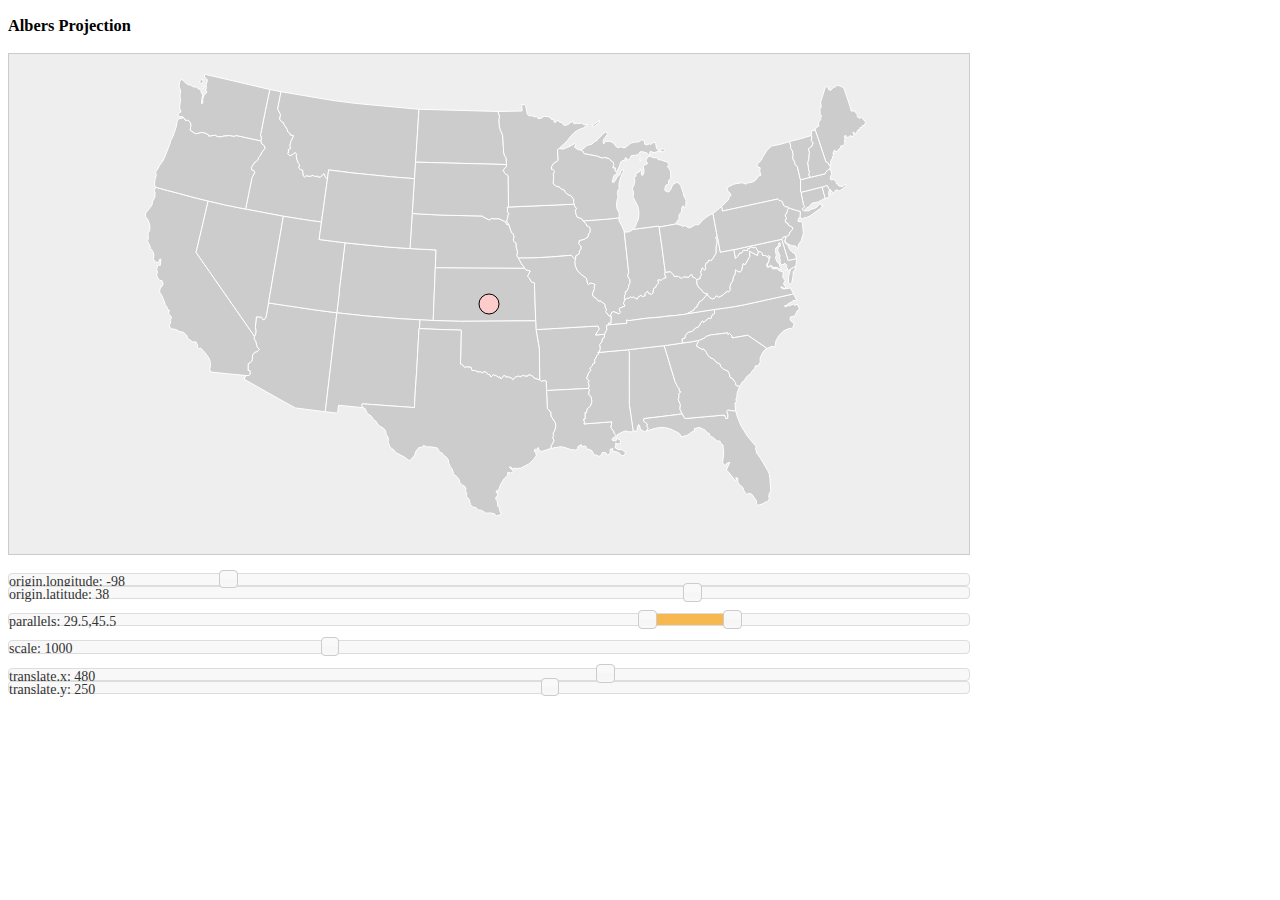
<file: public/lib/d3/examples/albers/albers.html>
<!DOCTYPE html>
<html>
  <head>
    <meta http-equiv="Content-Type" content="text/html;charset=utf-8">
    <title>Albers Projection</title>
    <script type="text/javascript" src="../../d3.js"></script>
    <script type="text/javascript" src="../../d3.geo.js"></script>
    <script type="text/javascript" src="../../lib/jquery/jquery.min.js"></script>
    <script type="text/javascript" src="../../lib/jquery-ui/jquery-ui.min.js"></script>
    <style type="text/css">

@import url("../../lib/jquery-ui/jquery-ui.css");

body, .ui-widget {
  font: 14px Helvetica Neue;
}

svg {
  width: 960px;
  height: 500px;
  border: solid 1px #ccc;
  background: #eee;
}

#states path {
  fill: #ccc;
  stroke: #fff;
}

#states circle {
  fill: #fcc;
  stroke: #000;
}

div {
  width: 960px;
}

    </style>
  </head>
  <body>
    <h3>Albers Projection</h3>
    <script type="text/javascript">

// Our projection.
var xy = d3.geo.albers(),
    path = d3.geo.path().projection(xy);

d3.select("body")
  .append("svg")
  .append("g")
    .attr("id", "states");

d3.json("../data/us-states.json", function(collection) {
  d3.select("#states")
    .selectAll("path")
      .data(collection.features)
    .enter().append("path")
      .attr("d", path);
  d3.select("#states")
    .append("circle")
      .attr("r", 10)
      .attr("transform", "translate(" + xy(xy.origin()).join(",") + ")")
});

function refresh() {
  d3.selectAll("#states path")
      .attr("d", path);
  d3.select("#states circle")
      .attr("transform", "translate(" + xy(xy.origin()).join(",") + ")")
  d3.select("#parallels span")
      .text(xy.parallels());
  d3.select("#lon span")
      .text(xy.origin()[0]);
  d3.select("#lat span")
      .text(xy.origin()[1]);
  d3.select("#scale span")
      .text(xy.scale());
  d3.select("#translate-x span")
      .text(xy.translate()[0]);
  d3.select("#translate-y span")
      .text(xy.translate()[1]);
}

    </script><p>
    <div id="lon">origin.longitude: <span>-98</span></div>
    <div id="lat">origin.latitude: <span>38</span></div><p>
    <div id="parallels">parallels: <span>29.5,45.5</span></div><p>
    <div id="scale">scale: <span>1000</span></div><p>
    <div id="translate-x">translate.x: <span>480</span></div>
    <div id="translate-y">translate.y: <span>250</span></div>
    <script type="text/javascript">

$("#parallels").slider({
  range: true,
  min: -90,
  max: 90,
  step: 1e-1,
  values: [29.5, 45.5],
  slide: function(event, ui) {
    xy.parallels(ui.values);
    refresh();
  }
});

$("#lon").slider({
  min: -180,
  max: 180,
  step: 1e-1,
  value: -98,
  slide: function(event, ui) {
    var origin = xy.origin();
    origin[0] = ui.value;
    xy.origin(origin);
    refresh();
  }
});

$("#lat").slider({
  min: -90,
  max: 90,
  step: 1e-1,
  value: 38,
  slide: function(event, ui) {
    var origin = xy.origin();
    origin[1] = ui.value;
    xy.origin(origin);
    refresh();
  }
});

$("#scale").slider({
  min: 0,
  max: 3000,
  value: 1000,
  slide: function(event, ui) {
    xy.scale(ui.value);
    refresh();
  }
});

$("#translate-x").slider({
  min: -2000,
  max: 2000,
  value: 480,
  slide: function(event, ui) {
    var translate = xy.translate();
    translate[0] = ui.value;
    xy.translate(translate);
    refresh();
  }
});

$("#translate-y").slider({
  min: -2000,
  max: 2000,
  value: 250,
  slide: function(event, ui) {
    var translate = xy.translate();
    translate[1] = ui.value;
    xy.translate(translate);
    refresh();
  }
});

    </script>
  </body>
</html>
</file>
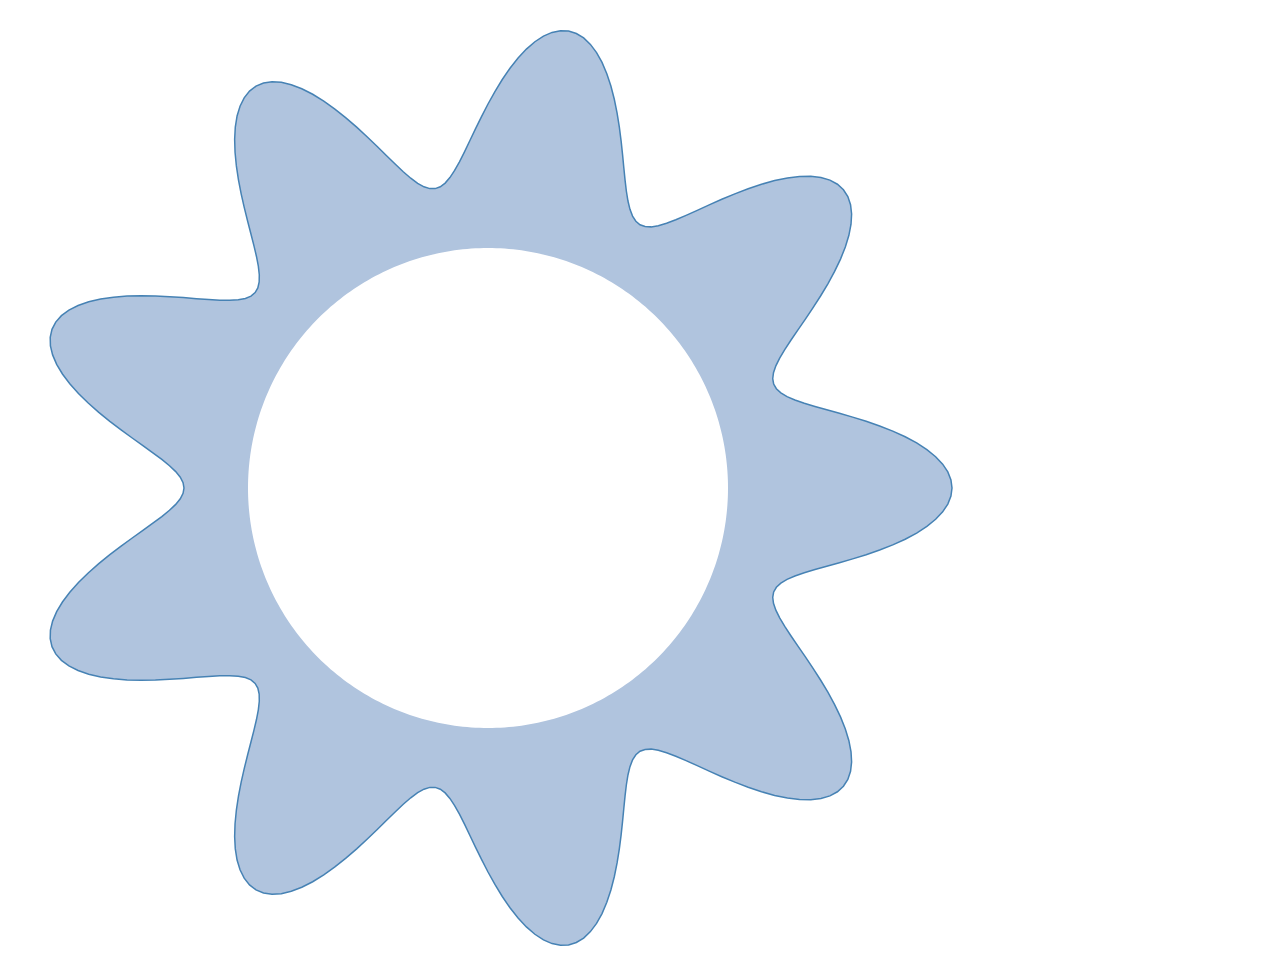
<file: public/lib/d3/examples/area/area-radial.html>
<!DOCTYPE html>
<html>
  <head>
    <title>Area Chart (Radial)</title>
    <script type="text/javascript" src="../../d3.js"></script>
    <style type="text/css">

.area {
  fill: lightsteelblue;
}

.line {
  fill: none;
  stroke: steelblue;
  stroke-width: 1.5px;
}

    </style>
  </head>
  <body>
    <script type="text/javascript">

var r = 960 / 2,
    data = d3.range(361).map(function(i) { return .8 + Math.sin(i / 20 * Math.PI) / 6; });

var svg = d3.select("body").append("svg")
    .data([data])
    .attr("width", r * 2)
    .attr("height", r * 2)
  .append("g")
    .attr("transform", "translate(" + r + "," + r + ")");

svg.append("path")
    .attr("class", "area")
    .attr("d", d3.svg.area.radial()
    .innerRadius(r / 2)
    .outerRadius(function(d) { return r * d; })
    .angle(function(d, i) { return i / 180 * Math.PI; }));

svg.append("path")
    .attr("class", "line")
    .attr("d", d3.svg.line.radial()
    .radius(function(d) { return r * d; })
    .angle(function(d, i) { return i / 180 * Math.PI; }));

    </script>
  </body>
</html>
</file>
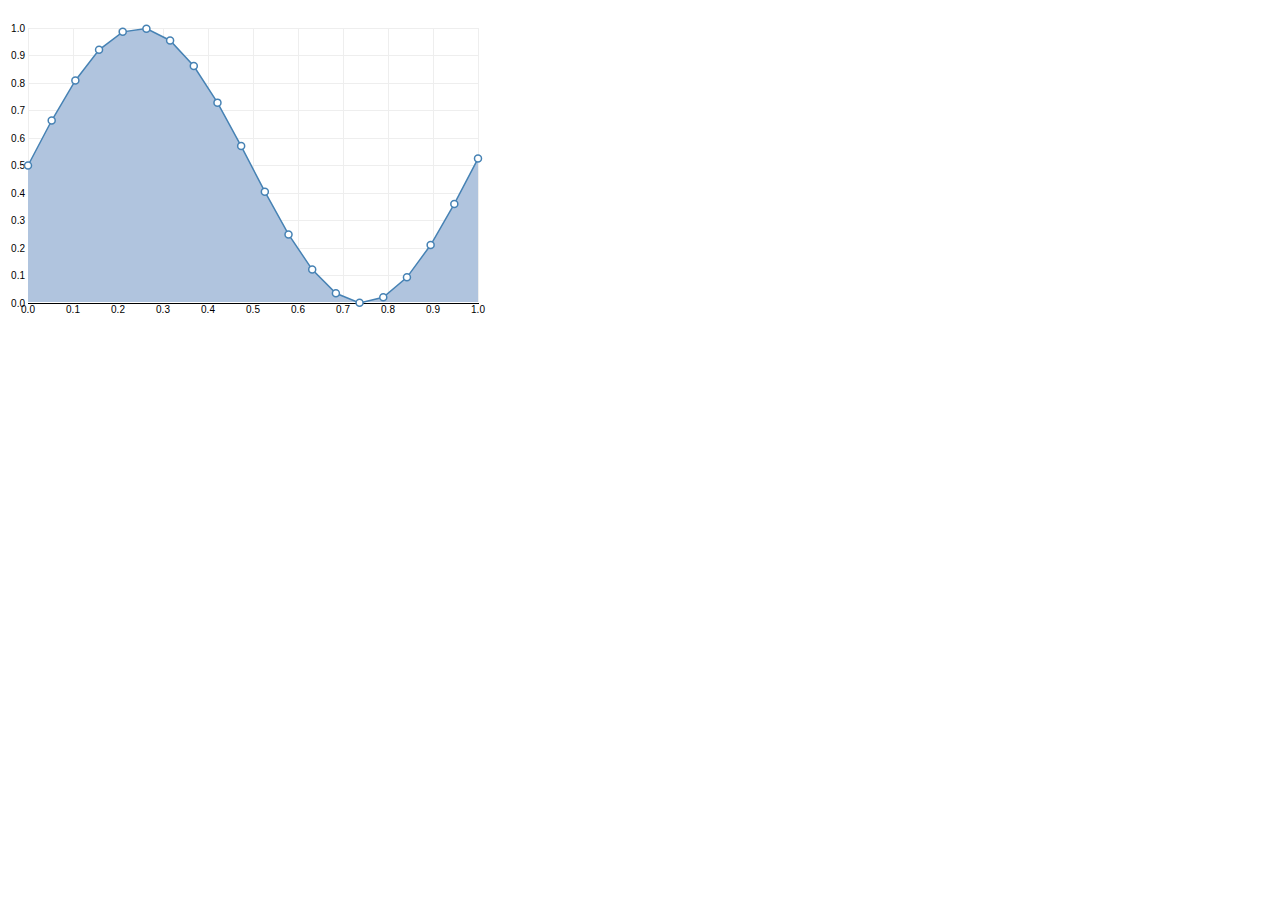
<file: public/lib/d3/examples/area/area.html>
<!DOCTYPE html>
<html>
  <head>
    <title>Area Chart</title>
    <script type="text/javascript" src="../../d3.js"></script>
    <style type="text/css">

body {
  font: 10px sans-serif;
}

.rule line {
  stroke: #eee;
  shape-rendering: crispEdges;
}

.rule line.axis {
  stroke: #000;
}

.area {
  fill: lightsteelblue;
}

.line, circle.area {
  fill: none;
  stroke: steelblue;
  stroke-width: 1.5px;
}

circle.area {
  fill: #fff;
}

    </style>
  </head>
  <body>
    <script type="text/javascript">

var data = d3.range(20).map(function(i) {
  return {x: i / 19, y: (Math.sin(i / 3) + 1) / 2};
});

var w = 450,
    h = 275,
    p = 20,
    x = d3.scale.linear().domain([0, 1]).range([0, w]),
    y = d3.scale.linear().domain([0, 1]).range([h, 0]);

var vis = d3.select("body")
  .append("svg")
    .data([data])
    .attr("width", w + p * 2)
    .attr("height", h + p * 2)
  .append("g")
    .attr("transform", "translate(" + p + "," + p + ")");

var rules = vis.selectAll("g.rule")
    .data(x.ticks(10))
  .enter().append("g")
    .attr("class", "rule");

rules.append("line")
    .attr("x1", x)
    .attr("x2", x)
    .attr("y1", 0)
    .attr("y2", h - 1);

rules.append("line")
    .attr("class", function(d) { return d ? null : "axis"; })
    .attr("y1", y)
    .attr("y2", y)
    .attr("x1", 0)
    .attr("x2", w + 1);

rules.append("text")
    .attr("x", x)
    .attr("y", h + 3)
    .attr("dy", ".71em")
    .attr("text-anchor", "middle")
    .text(x.tickFormat(10));

rules.append("text")
    .attr("y", y)
    .attr("x", -3)
    .attr("dy", ".35em")
    .attr("text-anchor", "end")
    .text(y.tickFormat(10));

vis.append("path")
    .attr("class", "area")
    .attr("d", d3.svg.area()
    .x(function(d) { return x(d.x); })
    .y0(h - 1)
    .y1(function(d) { return y(d.y); }));

vis.append("path")
    .attr("class", "line")
    .attr("d", d3.svg.line()
    .x(function(d) { return x(d.x); })
    .y(function(d) { return y(d.y); }));

vis.selectAll("circle.area")
    .data(data)
  .enter().append("circle")
    .attr("class", "area")
    .attr("cx", function(d) { return x(d.x); })
    .attr("cy", function(d) { return y(d.y); })
    .attr("r", 3.5);

    </script>
  </body>
</html>
</file>
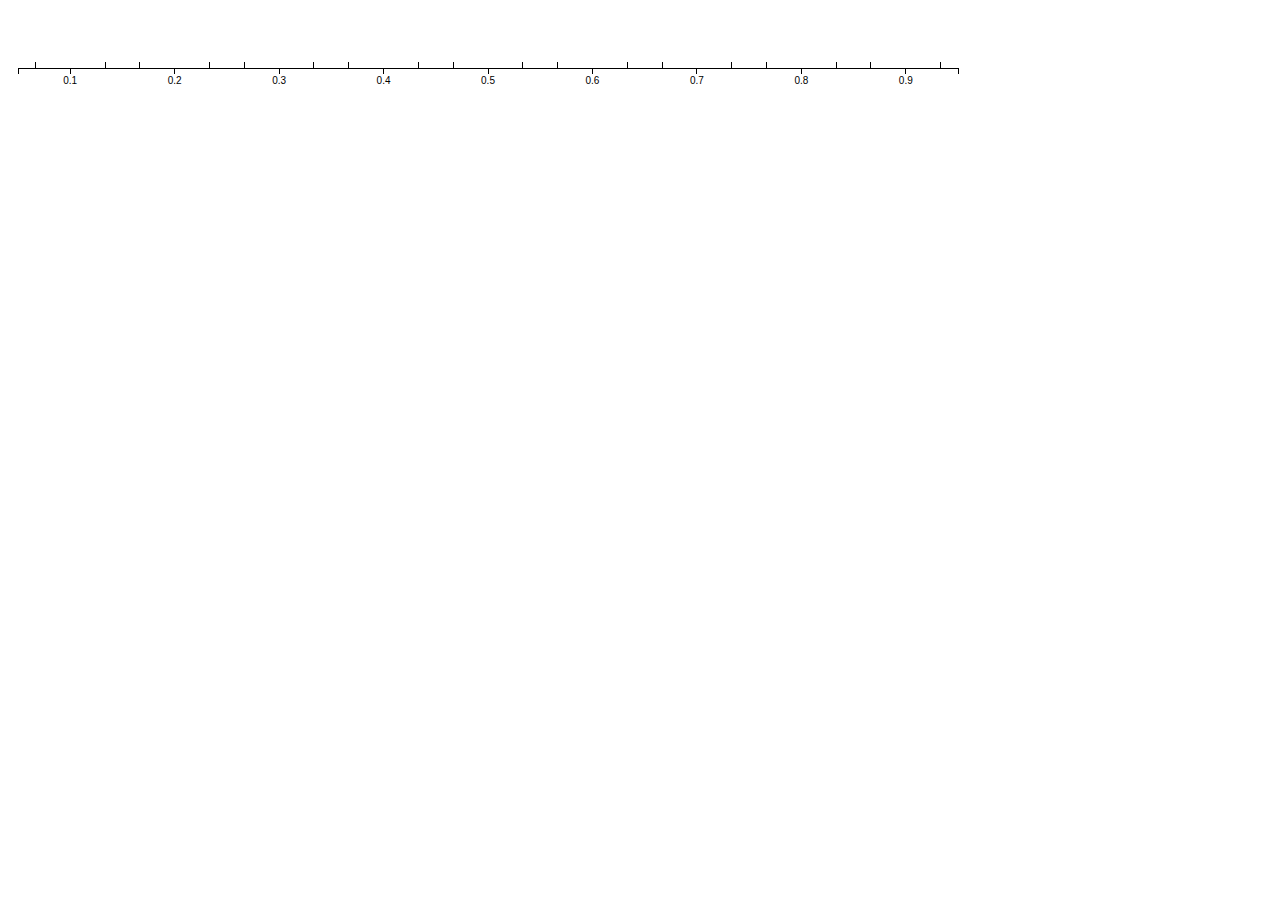
<file: public/lib/d3/examples/axis/axis-alternating.html>
<!DOCTYPE html>
<html>
  <head>
    <script type="text/javascript" src="../../d3.js"></script>
    <style type="text/css">

body {
  font: 10px sans-serif;
}

line, path {
  fill: none;
  stroke: #000;
  shape-rendering: crispEdges;
}

.minor :not(.minor) {
  display: none;
}

    </style>
  </head>
  <body>
    <script type="text/javascript">

var m = [10, 10, 20, 10],
    w = 960 - m[1] - m[3],
    h = 80 - m[0] - m[2],
    x = d3.scale.linear().domain([.05, .95]).range([0, w]),
    y = d3.scale.linear().range([0, h]);

var svg = d3.select("body").append("svg")
    .attr("width", w + m[1] + m[3])
    .attr("height", h + m[0] + m[2])
  .append("g")
    .attr("transform", "translate(" + m[3] + "," + m[0] + ")");

svg.append("g")
    .attr("class", "x minor")
    .attr("transform", "translate(0," + h + ")")
    .call(d3.svg.axis().scale(x).tickSubdivide(2).tickSize(-6));

svg.append("g")
    .attr("class", "x axis")
    .attr("transform", "translate(0," + h + ")")
    .call(d3.svg.axis().scale(x));

    </script>
  </body>
</html>
</file>
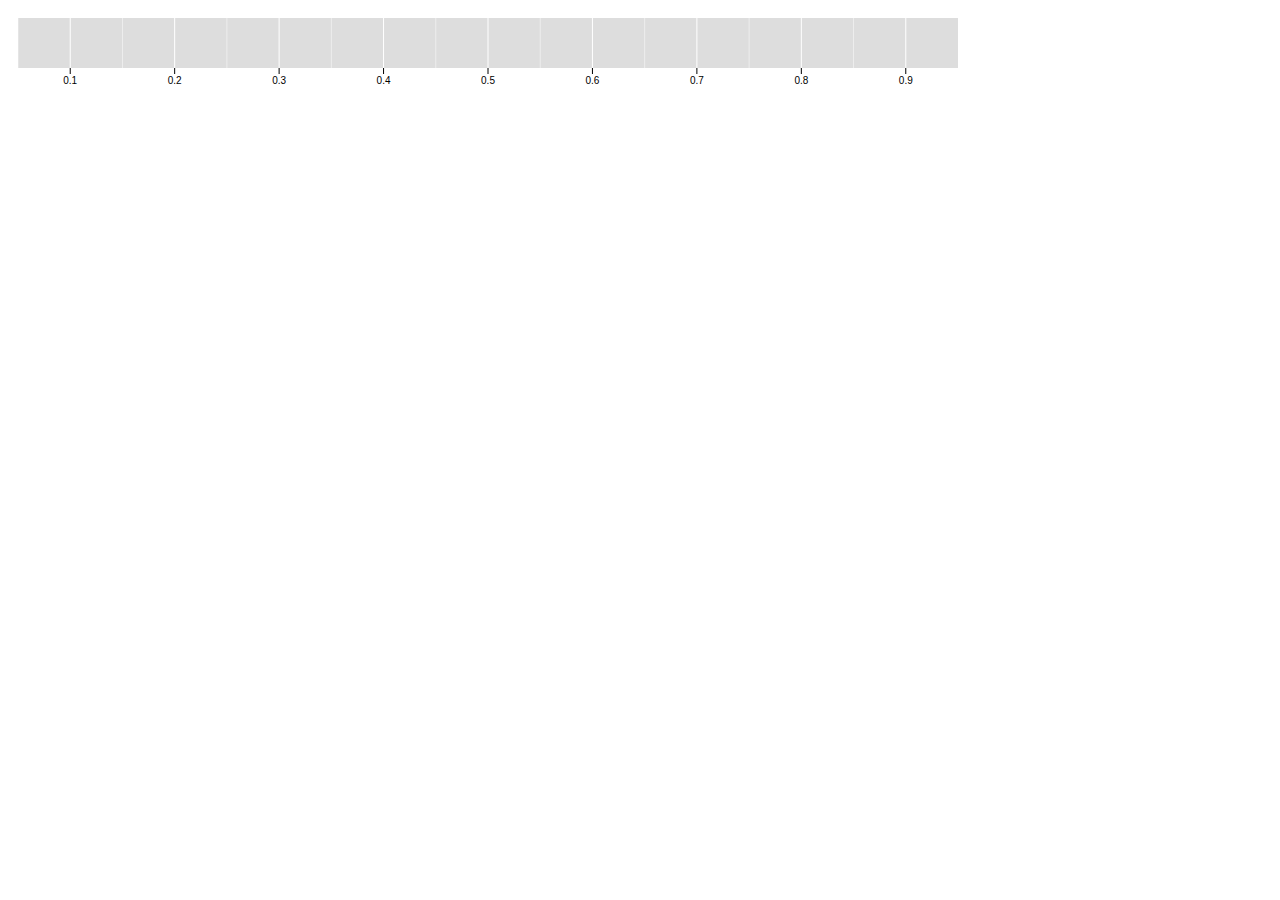
<file: public/lib/d3/examples/axis/axis-ggplot2.html>
<!DOCTYPE html>
<html>
  <head>
    <script type="text/javascript" src="../../d3.js"></script>
    <style type="text/css">

body {
  font: 10px sans-serif;
}

rect {
  fill: #ddd;
}

.grid line {
  stroke: #fff;
}

.grid line.minor {
  stroke-width: .5px;
}

.grid text {
  display: none;
}

.axis line {
  stroke: #000;
}

path {
  display: none;
}

    </style>
  </head>
  <body>
    <script type="text/javascript">

var m = [10, 10, 20, 10],
    w = 960 - m[1] - m[3],
    h = 80 - m[0] - m[2],
    x = d3.scale.linear().domain([.05, .95]).range([0, w]),
    y = d3.scale.linear().range([0, h]);

var svg = d3.select("body").append("svg")
    .attr("width", w + m[1] + m[3])
    .attr("height", h + m[0] + m[2])
  .append("g")
    .attr("transform", "translate(" + m[3] + "," + m[0] + ")");

svg.append("rect")
    .attr("width", w)
    .attr("height", h);

svg.append("g")
    .attr("class", "x grid")
    .attr("transform", "translate(0," + h + ")")
    .call(d3.svg.axis().scale(x).tickSubdivide(1).tickSize(-h));

svg.append("g")
    .attr("class", "x axis")
    .attr("transform", "translate(0," + h + ")")
    .call(d3.svg.axis().scale(x));

    </script>
  </body>
</html>
</file>
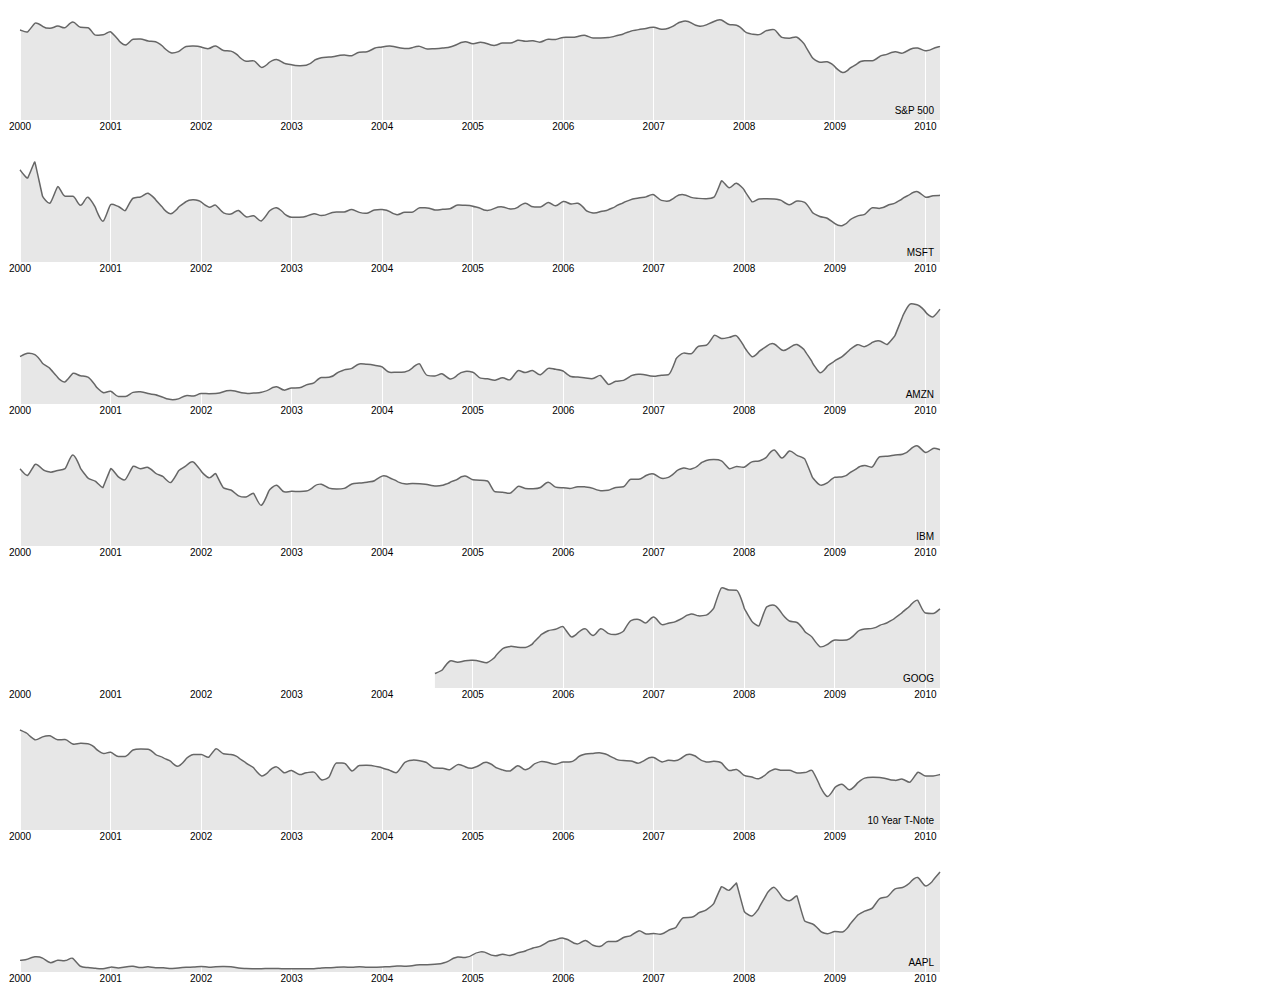
<file: public/lib/d3/examples/axis/axis-multiples.html>
<!DOCTYPE html>
<html>
  <head>
    <script type="text/javascript" src="../../d3.js"></script>
    <script type="text/javascript" src="../../d3.csv.js"></script>
    <script type="text/javascript" src="../../d3.time.js"></script>
    <style type="text/css">

body {
  font: 10px sans-serif;
  margin: 0;
}

path.line {
  fill: none;
  stroke: #666;
  stroke-width: 1.5px;
}

path.area {
  fill: #e7e7e7;
}

.axis path, .axis line {
  fill: none;
  stroke: #fff;
  shape-rendering: crispEdges;
}

    </style>
  </head>
  <body>
    <script type="text/javascript">

var m = [20, 20, 20, 20],
    w = 960 - m[1] - m[3],
    h = 140 - m[0] - m[2],
    parse = d3.time.format("%b %Y").parse;

// Scales. Note the inverted domain for the y-scale: bigger is up!
var x = d3.time.scale().range([0, w]),
    y = d3.scale.linear().range([h, 0]);

// X-axis.
var xAxis = d3.svg.axis()
    .scale(x)
    .tickSize(-h);

// An area generator, for the light fill.
var area = d3.svg.area()
    .interpolate("monotone")
    .x(function(d) { return x(d.date); })
    .y0(h)
    .y1(function(d) { return y(d.price); });

// A line generator, for the dark stroke.
var line = d3.svg.line()
    .interpolate("monotone")
    .x(function(d) { return x(d.date); })
    .y(function(d) { return y(d.price); });

d3.csv("../data/stocks.csv", function(data) {

  // Nest values by symbol.
  var symbols = d3.nest()
      .key(function(d) { return d.symbol; })
      .entries(data);

  // Parse dates and numbers. We assume values are sorted by date.
  // Also compute the maximum price per symbol, needed for the y-domain.
  symbols.forEach(function(s) {
    s.values.forEach(function(d) { d.date = parse(d.date); d.price = +d.price; });
    s.maxPrice = d3.max(s.values, function(d) { return d.price; });
  });

  // Compute the minimum and maximum date across symbols.
  x.domain([
    d3.min(symbols, function(d) { return d.values[0].date; }),
    d3.max(symbols, function(d) { return d.values[d.values.length - 1].date; })
  ]);

  // Add an SVG element for each symbol, with the desired dimensions and margin.
  var svg = d3.select("body").selectAll("svg")
      .data(symbols)
    .enter().append("svg")
      .attr("width", w + m[1] + m[3])
      .attr("height", h + m[0] + m[2])
    .append("g")
      .attr("transform", "translate(" + m[3] + "," + m[0] + ")");

  // Add the area path elements. Note: the y-domain is set per element.
  svg.append("path")
      .attr("class", "area")
      .attr("d", function(d) { y.domain([0, d.maxPrice]); return area(d.values); });

  // Add the x-axis.
  svg.append("g")
      .attr("class", "x axis")
      .attr("transform", "translate(0," + h + ")")
      .call(xAxis);

  // Add the line path elements. Note: the y-domain is set per element.
  svg.append("path")
      .attr("class", "line")
      .attr("d", function(d) { y.domain([0, d.maxPrice]); return line(d.values); });

  // Add a small label for the symbol name.
  svg.append("text")
      .attr("x", w - 6)
      .attr("y", h - 6)
      .attr("text-anchor", "end")
      .text(function(d) { return d.key; });
});

    </script>
  </body>
</html>
</file>
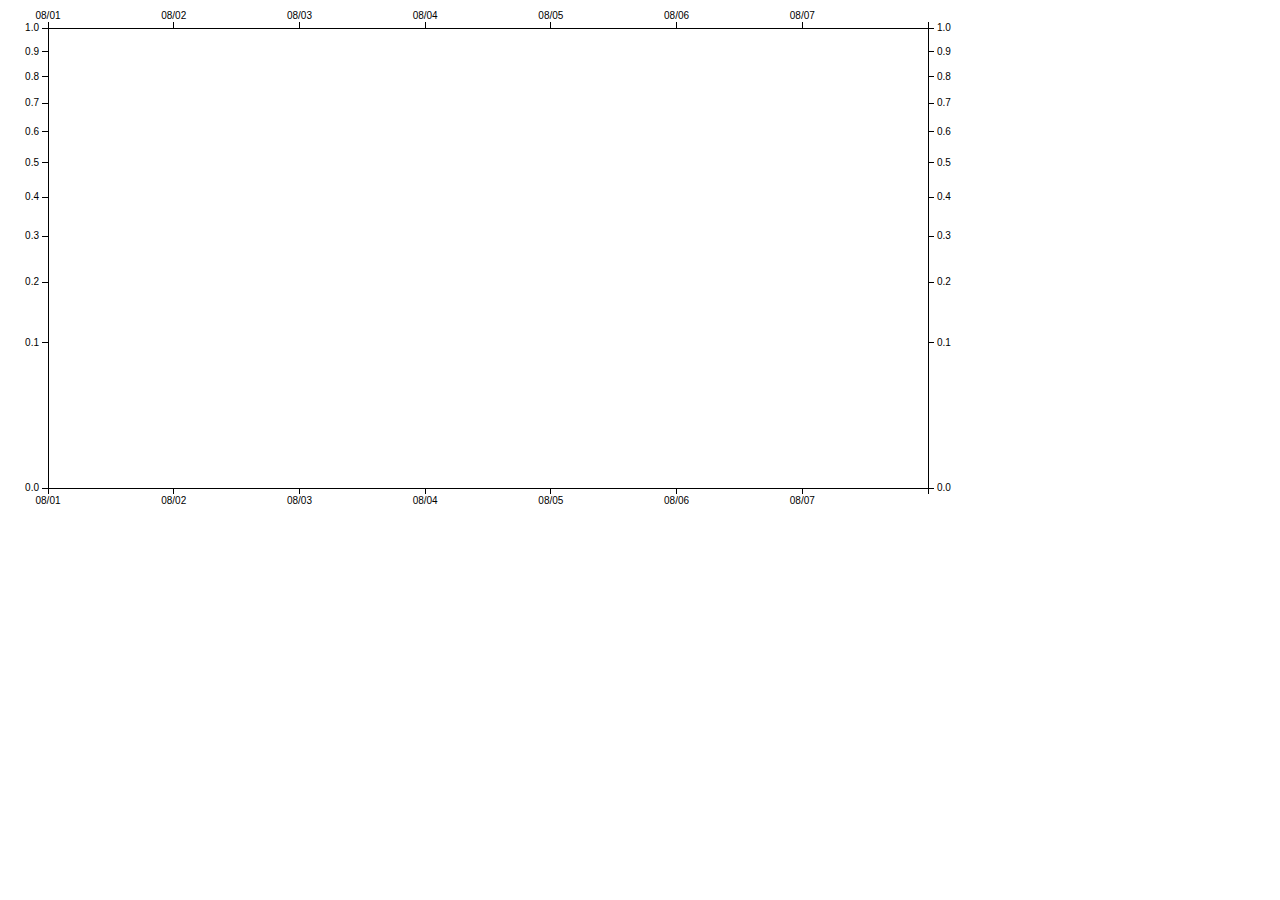
<file: public/lib/d3/examples/axis/axis-orientations.html>
<!DOCTYPE html>
<html>
  <head>
    <script type="text/javascript" src="../../d3.js"></script>
    <script type="text/javascript" src="../../d3.time.js"></script>
    <style type="text/css">

body {
  font: 10px sans-serif;
}

.axis line, .axis path {
  fill: none;
  stroke: #000;
  shape-rendering: crispEdges;
}

    </style>
  </head>
  <body>
    <script type="text/javascript">

var m = [20, 40, 20, 40],
    w = 960 - m[1] - m[3],
    h = 500 - m[0] - m[2],
    x = d3.time.scale().domain([new Date(2011, 07, 01), new Date(2011, 07, 08)]).range([0, w]),
    y = d3.scale.sqrt().range([h, 0]);

var xAxis = d3.svg.axis()
    .scale(x)
    .ticks(d3.time.days)
    .tickFormat(d3.time.format("%m/%d"));

var yAxis = d3.svg.axis()
    .scale(y);

var svg = d3.select("body").append("svg")
    .attr("width", w + m[1] + m[3])
    .attr("height", h + m[0] + m[2])
  .append("g")
    .attr("transform", "translate(" + m[3] + "," + m[0] + ")");

svg.append("g")
    .attr("class", "bottom axis")
    .attr("transform", "translate(0," + h + ")")
    .call(xAxis.orient("bottom"));

svg.append("g")
    .attr("class", "top axis")
    .call(xAxis.orient("top"));

svg.append("g")
    .attr("class", "left axis")
    .call(yAxis.orient("left"));

svg.append("g")
    .attr("class", "right axis")
    .attr("transform", "translate(" + w + ",0)")
    .call(yAxis.orient("right"));

    </script>
  </body>
</html>
</file>
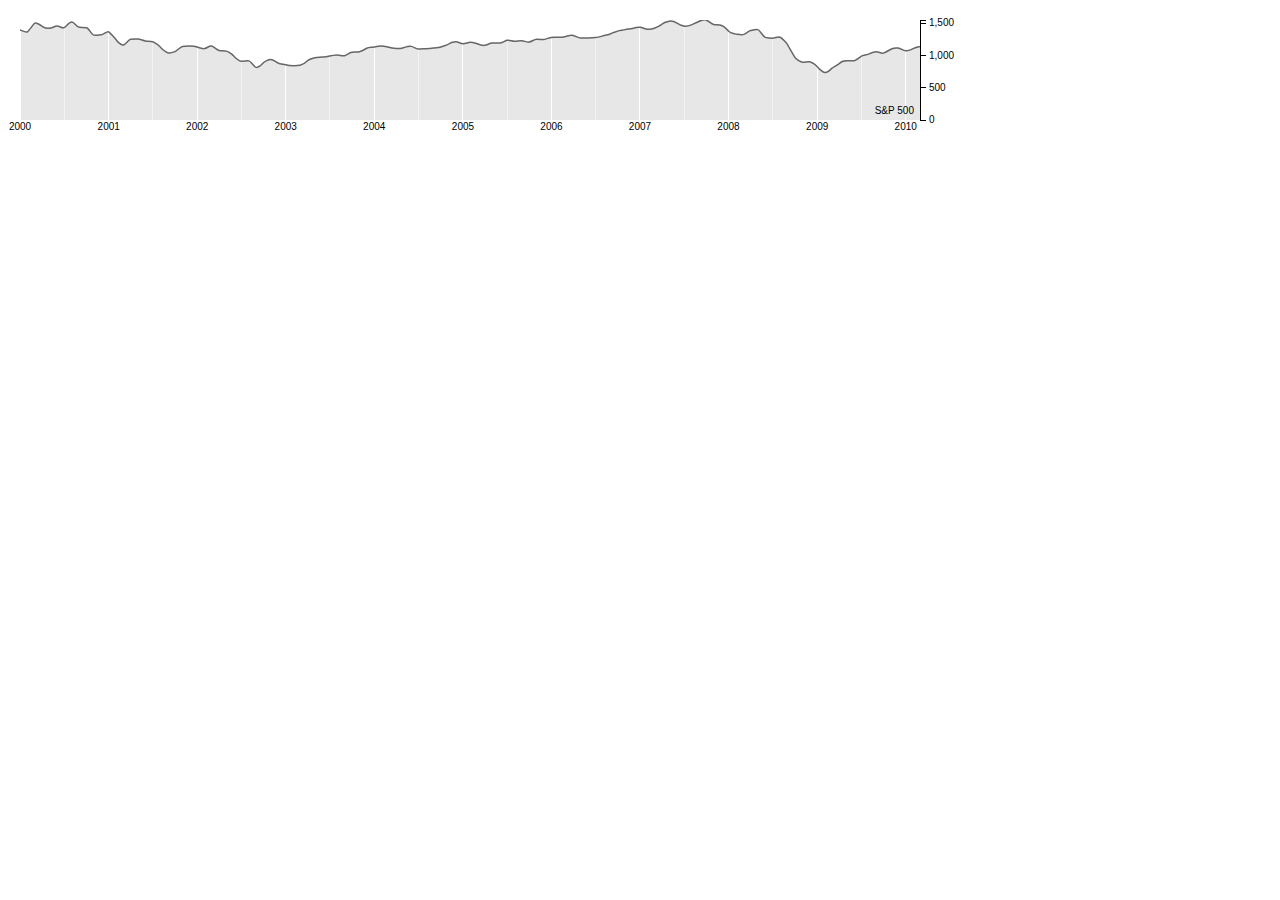
<file: public/lib/d3/examples/axis/axis-transition.html>
<!DOCTYPE html>
<html>
  <head>
    <script type="text/javascript" src="../../d3.js"></script>
    <script type="text/javascript" src="../../d3.csv.js"></script>
    <script type="text/javascript" src="../../d3.time.js"></script>
    <style type="text/css">

body {
  font: 10px sans-serif;
  margin: 0;
}

path.line {
  fill: none;
  stroke: #666;
  stroke-width: 1.5px;
}

path.area {
  fill: #e7e7e7;
}

.axis {
  shape-rendering: crispEdges;
}

.x.axis line {
  stroke: #fff;
}

.x.axis .minor {
  stroke-opacity: .5;
}

.x.axis path {
  display: none;
}

.y.axis line, .y.axis path {
  fill: none;
  stroke: #000;
}

    </style>
  </head>
  <body>
    <script type="text/javascript">

var m = [20, 40, 20, 20],
    w = 960 - m[1] - m[3],
    h = 140 - m[0] - m[2],
    parse = d3.time.format("%b %Y").parse;

// Scales. Note the inverted domain for the y-scale: bigger is up!
var x = d3.time.scale().range([0, w]),
    y = d3.scale.linear().range([h, 0]);

// Axes.
var xAxis = d3.svg.axis().scale(x).tickSize(-h).tickSubdivide(true),
    yAxis = d3.svg.axis().scale(y).ticks(4).orient("right");

// An area generator, for the light fill.
var area = d3.svg.area()
    .interpolate("monotone")
    .x(function(d) { return x(d.date); })
    .y0(h)
    .y1(function(d) { return y(d.price); });

// A line generator, for the dark stroke.
var line = d3.svg.line()
    .interpolate("monotone")
    .x(function(d) { return x(d.date); })
    .y(function(d) { return y(d.price); });

d3.csv("../data/stocks.csv", function(data) {

  // Filter to one symbol; the S&P 500.
  var values = data.filter(function(d) {
    return d.symbol == "S&P 500";
  });

  // Parse dates and numbers. We assume values are sorted by date.
  values.forEach(function(d) {
    d.date = parse(d.date);
    d.price = +d.price;
  });

  // Compute the minimum and maximum date, and the maximum price.
  x.domain([values[0].date, values[values.length - 1].date]);
  y.domain([0, d3.max(values, function(d) { return d.price; })]);

  // Add an SVG element with the desired dimensions and margin.
  var svg = d3.select("body").append("svg")
      .attr("width", w + m[1] + m[3])
      .attr("height", h + m[0] + m[2])
    .append("g")
      .attr("transform", "translate(" + m[3] + "," + m[0] + ")");

  // Add the clip path.
  svg.append("clipPath")
      .attr("id", "clip")
    .append("rect")
      .attr("width", w)
      .attr("height", h);

  // Add the area path.
  svg.append("path")
      .attr("class", "area")
      .attr("clip-path", "url(#clip)")
      .attr("d", area(values));

  // Add the x-axis.
  svg.append("g")
      .attr("class", "x axis")
      .attr("transform", "translate(0," + h + ")")
      .call(xAxis);

  // Add the y-axis.
  svg.append("g")
      .attr("class", "y axis")
      .attr("transform", "translate(" + w + ",0)")
      .call(yAxis);

  // Add the line path.
  svg.append("path")
      .attr("class", "line")
      .attr("clip-path", "url(#clip)")
      .attr("d", line(values));

  // Add a small label for the symbol name.
  svg.append("text")
      .attr("x", w - 6)
      .attr("y", h - 6)
      .attr("text-anchor", "end")
      .text(values[0].symbol);

  // On click, update the x-axis.
  svg.on("click", function() {
    var n = values.length - 1,
        i = Math.floor(Math.random() * n / 2),
        j = i + Math.floor(Math.random() * n / 2) + 1;
    x.domain([values[i].date, values[j].date]);
    var t = svg.transition().duration(750);
    t.select(".x.axis").call(xAxis);
    t.select(".area").attr("d", area(values));
    t.select(".line").attr("d", line(values));
  });
});

    </script>
  </body>
</html>
</file>
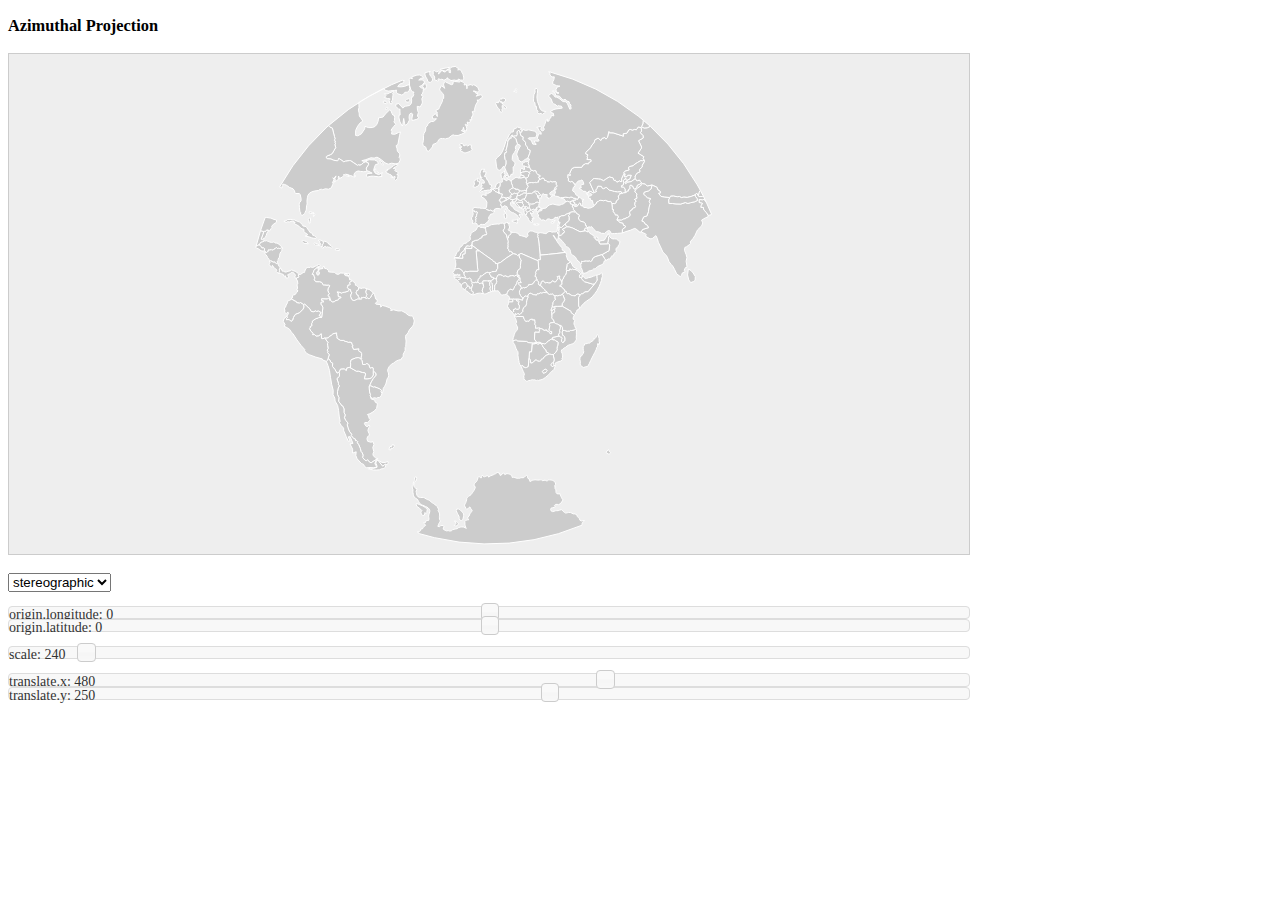
<file: public/lib/d3/examples/azimuthal/azimuthal.html>
<!DOCTYPE html>
<html>
  <head>
    <meta http-equiv="Content-Type" content="text/html;charset=utf-8">
    <title>Azimuthal Projection</title>
    <script type="text/javascript" src="../../d3.js"></script>
    <script type="text/javascript" src="../../d3.geo.js"></script>
    <script type="text/javascript" src="../../lib/jquery/jquery.min.js"></script>
    <script type="text/javascript" src="../../lib/jquery-ui/jquery-ui.min.js"></script>
    <link type="text/css" rel="stylesheet" href="azimuthal.css"/>
  </head>
  <body>
    <h3>Azimuthal Projection</h3>
    <script type="text/javascript" src="azimuthal.js"></script><p>
    <select id="mode">
      <option value="stereographic">stereographic</option>
      <option value="orthographic">orthographic</option>
      <option value="equidistant">equidistant</option>
      <option value="gnomonic">gnomonic</option>
      <option value="equalarea">equalarea</option>
    </select>
    <div id="lon">origin.longitude: <span>0</span></div>
    <div id="lat">origin.latitude: <span>0</span></div><p>
    <div id="scale">scale: <span>240</span></div><p>
    <div id="translate-x">translate.x: <span>480</span></div>
    <div id="translate-y">translate.y: <span>250</span></div>
    <script type="text/javascript">

$("#lon").slider({
  min: -180,
  max: 180,
  step: 1e-1,
  value: 0,
  slide: function(event, ui) {
    var origin = xy.origin();
    origin[0] = ui.value;
    xy.origin(origin);
    circle.origin(origin);
    refresh();
  }
});

$("#lat").slider({
  min: -90,
  max: 90,
  step: 1e-1,
  value: 0,
  slide: function(event, ui) {
    var origin = xy.origin();
    origin[1] = ui.value;
    xy.origin(origin);
    circle.origin(origin);
    refresh();
  }
});

$("#scale").slider({
  min: 0,
  max: 3000,
  value: 240,
  slide: function(event, ui) {
    xy.scale(ui.value);
    refresh();
  }
});

$("#translate-x").slider({
  min: -2000,
  max: 2000,
  value: 480,
  slide: function(event, ui) {
    var translate = xy.translate();
    translate[0] = ui.value;
    xy.translate(translate);
    refresh();
  }
});

$("#translate-y").slider({
  min: -2000,
  max: 2000,
  value: 250,
  slide: function(event, ui) {
    var translate = xy.translate();
    translate[1] = ui.value;
    xy.translate(translate);
    refresh();
  }
});

$("#mode").change(function() {
  var mode = $(this).val();
  xy.mode(mode);
  refresh(500);
});

    </script>
  </body>
</html>
</file>
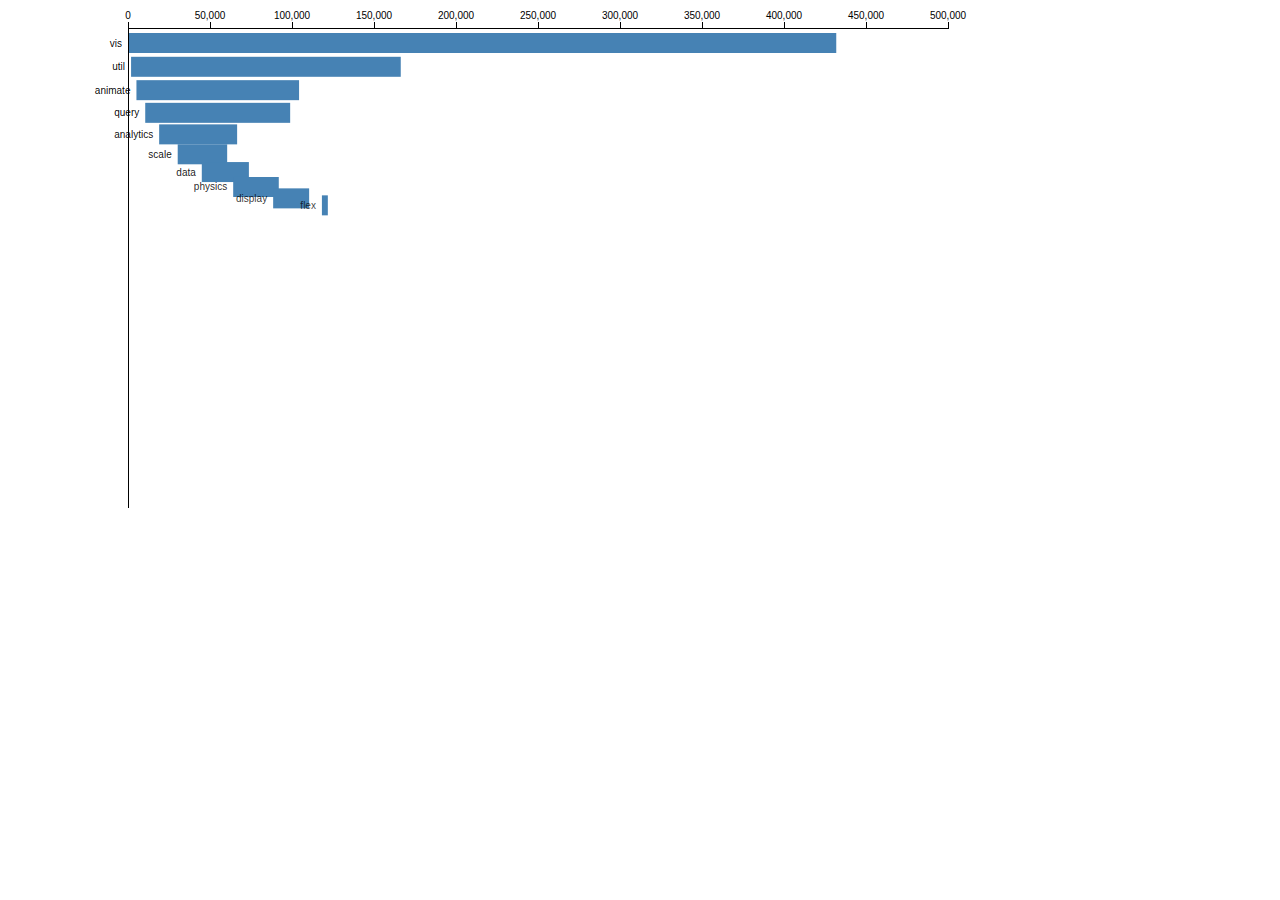
<file: public/lib/d3/examples/bar/bar-hierarchy.html>
<!DOCTYPE html>
<html>
  <head>
    <title>Hierarchical Bar Chart</title>
    <script type="text/javascript" src="../../d3.js"></script>
    <script type="text/javascript" src="../../d3.layout.js"></script>
    <style type="text/css">

text {
  font: 10px sans-serif;
}

rect.background {
  fill: white;
}

.axis {
  shape-rendering: crispEdges;
}

.axis path, .axis line {
  fill: none;
  stroke: #000;
}

    </style>
  </head>
  <body>
    <script type="text/javascript">

var m = [20, 20, 20, 120], // top right bottom left
    w = 960 - m[1] - m[3], // width
    h = 500 - m[0] - m[2], // height
    x = d3.scale.linear().range([0, w]),
    y = 20, // bar height
    z = d3.scale.ordinal().range(["steelblue", "#ccc"]), // bar color
    duration = 750,
    delay = 25;

var hierarchy = d3.layout.partition()
    .value(function(d) { return d.size; });

var xAxis = d3.svg.axis()
    .scale(x)
    .orient("top");

var svg = d3.select("body").append("svg")
    .attr("width", w + m[1] + m[3])
    .attr("height", h + m[0] + m[2])
  .append("g")
    .attr("transform", "translate(" + m[3] + "," + m[0] + ")");

svg.append("rect")
    .attr("class", "background")
    .attr("width", w)
    .attr("height", h)
    .on("click", up);

svg.append("g")
    .attr("class", "x axis");

svg.append("g")
    .attr("class", "y axis")
  .append("line")
    .attr("y1", "100%");

d3.json("../data/flare.json", function(root) {
  hierarchy.nodes(root);
  x.domain([0, root.value]).nice();
  down(root, 0);
});

function down(d, i) {
  if (!d.children || this.__transition__) return;
  var end = duration + d.children.length * delay;

  // Mark any currently-displayed bars as exiting.
  var exit = svg.selectAll(".enter").attr("class", "exit");

  // Entering nodes immediately obscure the clicked-on bar, so hide it.
  exit.selectAll("rect").filter(function(p) { return p === d; })
      .style("fill-opacity", 1e-6);

  // Enter the new bars for the clicked-on data.
  // Per above, entering bars are immediately visible.
  var enter = bar(d)
      .attr("transform", stack(i))
      .style("opacity", 1);

  // Have the text fade-in, even though the bars are visible.
  // Color the bars as parents; they will fade to children if appropriate.
  enter.select("text").style("fill-opacity", 1e-6);
  enter.select("rect").style("fill", z(true));

  // Update the x-scale domain.
  x.domain([0, d3.max(d.children, function(d) { return d.value; })]).nice();

  // Update the x-axis.
  svg.selectAll(".x.axis").transition().duration(duration).call(xAxis);

  // Transition entering bars to their new position.
  var enterTransition = enter.transition()
      .duration(duration)
      .delay(function(d, i) { return i * delay; })
      .attr("transform", function(d, i) { return "translate(0," + y * i * 1.2 + ")"; });

  // Transition entering text.
  enterTransition.select("text").style("fill-opacity", 1);

  // Transition entering rects to the new x-scale.
  enterTransition.select("rect")
      .attr("width", function(d) { return x(d.value); })
      .style("fill", function(d) { return z(!!d.children); });

  // Transition exiting bars to fade out.
  var exitTransition = exit.transition()
      .duration(duration)
      .style("opacity", 1e-6)
      .remove();

  // Transition exiting bars to the new x-scale.
  exitTransition.selectAll("rect").attr("width", function(d) { return x(d.value); });

  // Rebind the current node to the background.
  svg.select(".background").data([d]).transition().duration(end); d.index = i;
}

function up(d) {
  if (!d.parent || this.__transition__) return;
  var end = duration + d.children.length * delay;

  // Mark any currently-displayed bars as exiting.
  var exit = svg.selectAll(".enter").attr("class", "exit");

  // Enter the new bars for the clicked-on data's parent.
  var enter = bar(d.parent)
      .attr("transform", function(d, i) { return "translate(0," + y * i * 1.2 + ")"; })
      .style("opacity", 1e-6);

  // Color the bars as appropriate.
  // Exiting nodes will obscure the parent bar, so hide it.
  enter.select("rect")
      .style("fill", function(d) { return z(!!d.children); })
    .filter(function(p) { return p === d; })
      .style("fill-opacity", 1e-6);

  // Update the x-scale domain.
  x.domain([0, d3.max(d.parent.children, function(d) { return d.value; })]).nice();

  // Update the x-axis.
  svg.selectAll(".x.axis").transition().duration(duration).call(xAxis);

  // Transition entering bars to fade in over the full duration.
  var enterTransition = enter.transition()
      .duration(end)
      .style("opacity", 1);

  // Transition entering rects to the new x-scale.
  // When the entering parent rect is done, make it visible!
  enterTransition.select("rect")
      .attr("width", function(d) { return x(d.value); })
      .each("end", function(p) { if (p === d) d3.select(this).style("fill-opacity", null); });

  // Transition exiting bars to the parent's position.
  var exitTransition = exit.selectAll("g").transition()
      .duration(duration)
      .delay(function(d, i) { return i * delay; })
      .attr("transform", stack(d.index));

  // Transition exiting text to fade out.
  exitTransition.select("text")
      .style("fill-opacity", 1e-6);

  // Transition exiting rects to the new scale and fade to parent color.
  exitTransition.select("rect")
      .attr("width", function(d) { return x(d.value); })
      .style("fill", z(true));

  // Remove exiting nodes when the last child has finished transitioning.
  exit.transition().duration(end).remove();

  // Rebind the current parent to the background.
  svg.select(".background").data([d.parent]).transition().duration(end);;
}

// Creates a set of bars for the given data node, at the specified index.
function bar(d) {
  var bar = svg.insert("g", ".y.axis")
      .attr("class", "enter")
      .attr("transform", "translate(0,5)")
    .selectAll("g")
      .data(d.children)
    .enter().append("g")
      .style("cursor", function(d) { return !d.children ? null : "pointer"; })
      .on("click", down);

  bar.append("text")
      .attr("x", -6)
      .attr("y", y / 2)
      .attr("dy", ".35em")
      .attr("text-anchor", "end")
      .text(function(d) { return d.name; });

  bar.append("rect")
      .attr("width", function(d) { return x(d.value); })
      .attr("height", y);

  return bar;
}

// A stateful closure for stacking bars horizontally.
function stack(i) {
  var x0 = 0;
  return function(d) {
    var tx = "translate(" + x0 + "," + y * i * 1.2 + ")";
    x0 += x(d.value);
    return tx;
  };
}

    </script>
  </body>
</html>
</file>
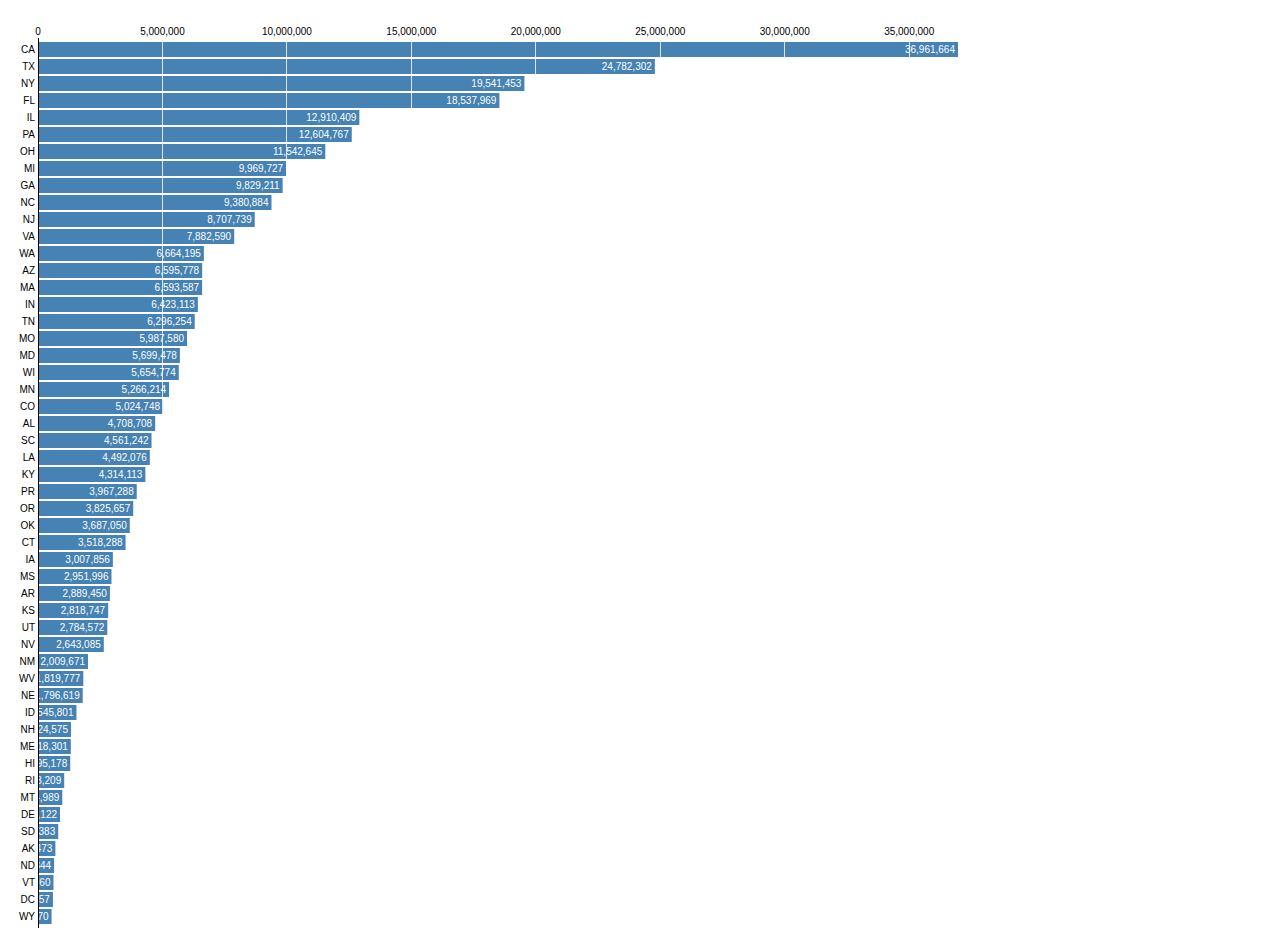
<file: public/lib/d3/examples/bar/bar.html>
<!DOCTYPE html>
<html>
  <head>
    <title>Bar Chart</title>
    <script type="text/javascript" src="../../d3.js"></script>
    <script type="text/javascript" src="../../d3.csv.js"></script>
    <style type="text/css">

body {
  font: 10px sans-serif;
}

.bar rect {
  fill: steelblue;
}

.bar text.value {
  fill: white;
}

.axis {
  shape-rendering: crispEdges;
}

.axis path {
  fill: none;
}

.x.axis line {
  stroke: #fff;
  stroke-opacity: .8;
}

.y.axis path {
  stroke: black;
}

    </style>
  </head>
  <body>
    <script type="text/javascript">

var m = [30, 10, 10, 30],
    w = 960 - m[1] - m[3],
    h = 930 - m[0] - m[2];

var format = d3.format(",.0f");

var x = d3.scale.linear().range([0, w]),
    y = d3.scale.ordinal().rangeRoundBands([0, h], .1);

var xAxis = d3.svg.axis().scale(x).orient("top").tickSize(-h),
    yAxis = d3.svg.axis().scale(y).orient("left").tickSize(0);

var svg = d3.select("body").append("svg")
    .attr("width", w + m[1] + m[3])
    .attr("height", h + m[0] + m[2])
  .append("g")
    .attr("transform", "translate(" + m[3] + "," + m[0] + ")");

d3.csv("sample-data.csv", function(data) {

  // Parse numbers, and sort by value.
  data.forEach(function(d) { d.value = +d.value; });
  data.sort(function(a, b) { return b.value - a.value; });

  // Set the scale domain.
  x.domain([0, d3.max(data, function(d) { return d.value; })]);
  y.domain(data.map(function(d) { return d.name; }));

  var bar = svg.selectAll("g.bar")
      .data(data)
    .enter().append("g")
      .attr("class", "bar")
      .attr("transform", function(d) { return "translate(0," + y(d.name) + ")"; });

  bar.append("rect")
      .attr("width", function(d) { return x(d.value); })
      .attr("height", y.rangeBand());

  bar.append("text")
      .attr("class", "value")
      .attr("x", function(d) { return x(d.value); })
      .attr("y", y.rangeBand() / 2)
      .attr("dx", -3)
      .attr("dy", ".35em")
      .attr("text-anchor", "end")
      .text(function(d) { return format(d.value); });

  svg.append("g")
      .attr("class", "x axis")
      .call(xAxis);

  svg.append("g")
      .attr("class", "y axis")
      .call(yAxis);
});

    </script>
  </body>
</html>
</file>
<file: graph.css>
/* @override 
	http://localhost:8888/_projets/trailhead2/graph.css */

/* Body style */
body						{ text-align: center; font-size:13px; font-family: Helvetica; }
br.clear					{ clear:both; }

/* Common helper*/
.left						{float: left;display: inline;}
.right						{float: right;display: inline;}
.clear						{width: 100%; height: 1px;clear: both;}
.hidden						{display: none;}

.leftMargin					{ padding-left: 230px; }
.leftCol					{ width: 30%; min-width: 300px; position: relative; float: left; }
.rightCol					{ width: 33%; min-width: 530px; position: relative; float: left; }
.loading					{ float:left; padding:3px; }
.loading-text				{ padding:7px; margin-top:3px; margin-left: 20px; display:block; }
.boldText					{ font-weight:bold; }
.italicText					{ font-style:italic; }

/* Links */
a:link						{ text-decoration: none; color:#711; }
a:visited					{ color: #711; }
a:hover						{ text-decoration: underline; color: #c51; }
a.menuLink					{ text-decoration: none; color:#ddd; }
a.menuLink:hover			{ color:#f4f4f4; }

/* Header */
div#header					{ background: rgb(72, 72, 72); background: rgba(72, 72, 72, 0.8);}
div#header					{ filter:progid:DXImageTransform.Microsoft.gradient(startColorstr=#C8666666, endColorstr=#C0666666); -ms-filter: "progid:DXImageTransform.Microsoft.gradient(startColorstr=#C0F0F0F0, endColorstr=#C0F0F0F0)"; }
div#header 					{ width: 100%; min-width: 950px; position:fixed; z-index:2; border-bottom: solid 2px #921; }
div#logo					{ display:none;height:120px; margin-left:100px; }
div#logo img				{ position:relative; float:left; }
div#title					{ padding-left: 20px; position:relative; float:left; }
div#title h1				{ color: #ccc; font-family: georgia, serif; font-weight: normal; font-size: 7em; }
div#title h3				{ color: #ccc; text-align:left; font-size:1.3em; font-weight:normal; padding-left:5px; margin-top:-5px;  }
div#menu					{ height: 24px; padding-top:12px; }
div#menu h1					{ float: left; margin-left: 50px; width: 150px; font-size: 1.5em; margin-top: -4px; color: #AAA; font-family: georgia; }
div#menu ul#menulist		{ display: block; height:24px; padding-left:30px; }
div#menu li					{ cursor:move; position: relative; float: left; font-size:15px; margin-right: 30px; padding-left: 2px; margin-top: -1px; list-style: none; ; line-height: 1em; }
div#menu li:hover			{ color: #eee; }
div#menu .currentInfo		{ font-weight:bold; }
div#searchitem				{ text-align:left; color:#ddd; padding-bottom:4px; line-height: 1em; float:right; }
div#searchitem input		{ width:140px; border: 1px solid #333; margin-top:-5px; padding-left:2px; height:24px; }
div#searchitem label		{ font-size: 15px; padding-right: 3px; }
div#searchitem span			{ display:none; margin-left: 10px; font-size:14px; }

/* Content */
div#content					{ min-width:1000px; }

/* Description */
div.desc					{ background: rgb(0, 0, 0); background: rgba(248, 248, 248, 0.8);}
div.desc					{ filter:progid:DXImageTransform.Microsoft.gradient(startColorstr=#C8F0F0F0, endColorstr=#C0F0F0F0); -ms-filter: "progid:DXImageTransform.Microsoft.gradient(startColorstr=#C0F0F0F0, endColorstr=#C0F0F0F0)"; }
div.desc					{ width: 100%; height:160px; text-align:left; z-index:10; position:fixed; top:38px; border-bottom: 2px solid #921; display:none; }
div.desc p					{ padding-top: 8px; min-width: 500px; margin-right:60%; }

/* Legend */
div.legend					{ position:relative; float:left; height: 160px; margin-right: 30px; }
h2.legend					{ font-size:1.2em; margin-top:8px; }
li.legend					{ margin-left:-25px; padding:5px 25px; width:200px; }
li.legend.node				{ background: url(img/node.png) no-repeat left center; }
li.legend.selected			{ background: url(img/selected.png) no-repeat left center; }
li.legend.currently			{ background: url(img/current.png) no-repeat left center; }
li.legend.search			{ background: url(img/searchresult.png) no-repeat left center; }
li.legend.move				{ background: url(img/icons/move.png) no-repeat left center; }
li.legend.zoom				{ background: url(img/icons/zoom.png) no-repeat left center; }
li.legend.add				{ background: url(img/icons/calendar.png) no-repeat left center; }
li.legend.remove			{ background: url(img/icons/remove.png) no-repeat left center; }
li.legend.expand			{ background: url(img/icons/expand.png) no-repeat left center; }
li.legend.download			{ background: url(img/icons/download.png) no-repeat left center; }

/* Graph */
div#graph					{ height:100%; /*cursor:move;*/ width:100%; position: fixed; left:0; top:0; z-index:1; float: left; text-align:left; }
div#infowrap				{ width:400px; z-index:3; position:fixed; bottom:10px; right:10px; }
div#info					{ display:none; z-index:3; color:#eee; padding:5px 10px; border-radius:5px; -moz-border-radius:5px; }
div#info					{ background: rgb(72, 72, 72); background: rgba(72, 72, 72, 0.9);}
div#info					{ filter:progid:DXImageTransform.Microsoft.gradient(startColorstr=#C8666666, endColorstr=#C8666666); -ms-filter: "progid:DXImageTransform.Microsoft.gradient(startColorstr=#C0F0F0F0, endColorstr=#C0F0F0F0)"; }

/* The box that appears when you click on a paper */
div#clickwrap				{ display:none; position:fixed; z-index:2; left:200px; top:300px; background: url(img/pointer6.png) no-repeat left top; padding:7px 0; margin-left:-7px; margin-top:12px; }
div#clickbox				{ height:28px;}
div#clickbox				{ background: rgb(240, 240, 240); background: rgba(240, 240, 240, 0.8); margin-left:-6px; }
div#clickbox				{ filter:progid:DXImageTransform.Microsoft.gradient(startColorstr=#C8eeeeee, endColorstr=#C0eeeeee); -ms-filter: "progid:DXImageTransform.Microsoft.gradient(startColorstr=#C0F0F0F0, endColorstr=#C0F0F0F0)"; }
div.click					{ width:28px; height:25px; position:relative; float:left; border: solid 1px #555; margin-left:-1px; }
div.click:hover				{ background: rgb(250, 250, 250); background: rgba(220, 220, 220, 0.9); cursor:pointer; }
div.click img				{ margin-top:4px; }
p.ii						{ text-align:left; }
p#infoTitle					{ font-size: 1.1em; }
p#infoAuthors				{ font-style: italic; }
p#infoTime					{ float:right; font-style:italic; }
p#infoRoom					{ float:right; font-style:italic; }
p#infoAbstract				{ margin-top:3px; }

/* List */
div#tabs					{ position:absolute; left:0px; top:38px; z-index:1; width:310px; margin:0px 0; text-align: left; background: #dddddd; border-right: 1px solid #c3c3c3;
}
div#tabs select	p			{ display:none; }
div.toolbar					{  margin: 20px; height:25px; width: 260px; border: 1px solid #e2e2e2; box-shadow: 0 0 5px rgba(1,1,1,.5); }
div.info h2					{ font-size: 17px; text-align: center; background-color: #666; color: #DDD; padding: 5px; border: solid 1px #333; }
div.toolbar div				{ display: inline; float: left; width: 100px;background-color: #fff;
							  background-image: url([data-uri]);
							  background-image: -moz-linear-gradient(bottom, #dadada 0%, #f5f5f5 100%);
							  background-image: -o-linear-gradient(bottom, #dadada 0%, #f5f5f5 100%);
							  background-image: -webkit-linear-gradient(bottom, #dadada 0%, #f5f5f5 100%);
							  background-image: linear-gradient(bottom, #dadada 0%, #f5f5f5 100%);
							  padding-top: 5px; padding-left:20px; height: 21px;
							  padding-right: 14px;
							}
							
#tabhead 					{
								height: 40px;
								background-image: url([data-uri]);
								background-image: -moz-linear-gradient(bottom, #d2d2d2 0%, #ddd 100%);
								background-image: -o-linear-gradient(bottom, #d2d2d2 0%, #ddd 100%);
								background-image: -webkit-linear-gradient(bottom, #d2d2d2 0%, #ddd 100%);
								background-image: linear-gradient(bottom, #d2d2d2 0%, #ddd 100%);
								border-bottom: 1px solid #B4B4B4;
							}
#tabhead li					{
								float: left;
								display: inline;
								width: 33%;
								text-align: center;
								line-height: 40px;
								border-left: 1px solid #B4B4B4;
								margin-left: -1px;
							}
#tabhead li:last-child		{
								width: 34%; /* to fill the gap*/
							}
#tabhead li	a				{
								color: #848484;
								display: inline-block;
								width: 100%;
							}							
#tabhead li.ui-state-active	{	
								background: #dddddd;
								height: 39px;
								padding-top: 2px;
								color: #555;
							}
#tabhead li.ui-state-active	a{color: #555;}
#tabhead li.ui-state-active:hover	a{color: #555;}
#tabhead li.ui-state-active:hover {background: #dddddd;}
#tabhead li:hover {background: #dddddd;}
div.toolbar a:first-child div{
							  border-right: 1px solid #AAAAAA;
							}
div.toolbar div img			{ vertical-align: -2px; margin-right: 10px; }
div.toolbar div.downpdf img	{ margin-bottom: -1px;}
div.toolbar div.downpdf		{ padding-top: 4px;height: 22px; padding-right: 5px;}
	
select.asmSelect			{ display:none; }
ul#sidebar 					{ margin: 20px; display: block; list-style: none; width: 260px;
}
#filteritemtemplate			{ display:none; }
li#listItemTemplate			{ display:none; }
li.listItem					{ background: rgb(246, 246, 246); background: rgba(246, 246, 246, 0.8);}
li.listItem					{ filter:progid:DXImageTransform.Microsoft.gradient(startColorstr=#C8f5f5f5, endColorstr=#C0f5f5f5); -ms-filter: "progid:DXImageTransform.Microsoft.gradient(startColorstr=#C0F0F0F0, endColorstr=#C0F0F0F0)"; }
li.listItem 				{ position: relative; 
							  list-style: none; 
							  border: 1px solid #aaa; 
							  width: 100%; 
							  margin-bottom: -1px; 
							  line-height: 1em; 
							  border-left: 2px solid #099; 
							  border: 1px solid #b3b3b3;
							  background-color: #ececec;
							  -moz-box-shadow: inset 0 0 0 1px rgba(255,255,255,.45);
							  -webkit-box-shadow: inset 0 0 0 1px rgba(255,255,255,.45);
							  box-shadow: inset 0 0 0 1px rgba(255,255,255,.45);
							   
							}
li.listItem:hover 			{ background-color: #fafafa; }
li.listItem.current			{ background-color: #faeaea; 
							  padding-left:0px;
							}
li.filterItem.current		{ background-color: #fafada; }

							  
a.listItemPdfLink			{ color: #000; }
span.listItemLabel 			{ 
							  font-size: 11px;
							  margin-left: 1px;
							  display: block;
							  border-left: 4px solid #368485; 
							  }
li.filterItem span.listItemLabel {
							  border-left: 4px solid #777; 
							}
li.listItem.current	span.listItemLabel {
							  border-left: 4px solid #921;
							}						  
li.filterItem.current	span.listItemLabel {
							  border-left: 4px solid #FD3;
						  }
span.listItemLabel img		{ position:relative; float: left; margin-top:5px; margin-right:10px; padding-left:2px; margin-left: 7px;
}
img.imgtitle				{ padding-top: 6px; padding-left:2px; }
img.imgauthors				{ padding-left:2px; }
img.imgdownload				{ padding-left:2px; }
img.imgpresentation			{ padding-top:2px; }
span.listItemLabel p		{ position:relative; float: left; width:190px; }
a.listItemRemove			{ position: absolute; right: 3px; top: 9px; padding: 5px; }
ul.infoList					{ position: relative; display: block; padding-left:0; margin: 10px 0 10px 10px; list-style: none; }
li.infoItem 				{ position: relative; padding-left: 2px; list-style: none; border-bottom: 1px solid #ddd; width: auto; margin: 0 5px -1px 0; line-height: 1em;clear:both; }
span.img					{ position: relative; padding: 4px 0; float: left; width: 10%; }
span.info					{ position: relative; padding: 5px 0; float: left; width: 90%; }
div.scheduleSelect			{ height:24px; display:none; background-color; border: thin solid #999; margin-top: -4px; margin-right: -5px; padding-left: 35px; }
div.scheduleSelect p		{ float:left; padding-top:5px; padding-left:15px; }
div.scheduleSelect p.click	{ text-decoration: none; color:#721; cursor:pointer; }
div.scheduleSelect			{ background: rgb(255, 255, 255); background: rgba(255, 255, 255, 0.8);}
div.scheduleSelect			{ filter:progid:DXImageTransform.Microsoft.gradient(startColorstr=#C8ffffff, endColorstr=#C0ffffff); -ms-filter: "progid:DXImageTransform.Microsoft.gradient(startColorstr=#C0FFFFFF, endColorstr=#C0FFFFFF)"; }


/* Graph style */
circle						{ cursor: pointer; }
circle.node 				{ fill: #ffbf44; stroke: #ffd; stroke-width: 1.5px; }
circle.selected				{ fill: #099; stroke: #dff; }
circle.current				{ fill: #802b00; stroke: #fdd; }
circle.search				{ stroke:yellow; stroke-width:3px; }
line.link 					{ stroke: #000; stroke-opacity: .05; }
line.selected				{ stroke: #099; stroke-opacity: .7; }
line.current				{ stroke: #b21; stroke-opacity: .9; }
line.clikable				{ position: absolute; z-index: 1000; stroke: #C4854E!important; stroke-opacity: .9!important;}

polygon.handle				{ stroke: #eee; position: absolute; z-index: 1000;}

/* Overright the jquery UI style*/
#content .ui-widget-content			{background: #ddd;}


/* Forms styling */

.form-w						{ margin: 15px 20px; }	
.form-w	 input[type=text], textarea 	{
							  font-size: 1em;
							  -webkit-transition: border-color .2s ease-out,-webkit-box-shadow .2s ease-out;
							  -moz-transition: border-color .2s ease-out,-moz-box-shadow .2s ease-out;
							  background: white;
							  border: 1px solid #ddd;
							  -webkit-border-radius: 2px;
							  -moz-border-radius: 2px;
							  border-radius: 2px;
							  border: 1px solid #999;
							  color: #666;
							  padding: 8px 5px;
							  font-size: 13px;
							  width: 100%;
							  box-shadow: inset 0 0 3px rgba(1,1,1,.2);
							  }
.form-w select				 {
							  width: 100%;
							  font-size: 1em;
							 }

.form-w	 input[type=text]:focus, textarea:focus {
							  outline: none;
							  -webkit-box-shadow: 0 0 6px 0 #4b9de3;
							  -moz-box-shadow: 0 0 6px 0 #4b9de3;
							  box-shadow: 0 0 6px 0 #4b9de3;
							  border: 1px solid #4b9de3 !important; }

.form-w	label 		{
							  vertical-align: -4px;
							  padding-top: 8px;
							  padding-bottom: 3px;
							  float: left;
							  font-size: 1em;
							  width: 100%;
							 }
.form-w	label.inline_label   {
							  width: auto;
							  margin-left: 20px;
							  margin-right: 10px;
							  display: inline;
							  float: none;
							  vertical-align: 1px;
							  }
.form-w button.submit, .form-w input[type=button].submit{
							  float: right;
							 }
.ui-datepicker-trigger		 {
							  margin-left: 5px;
							  vertical-align: -12px;
}
</file>
<file: public/lib/d3/examples/azimuthal/azimuthal.css>
@import url("../../lib/jquery-ui/jquery-ui.css");

body, .ui-widget {
  font: 14px Helvetica Neue;
}

svg {
  width: 960px;
  height: 500px;
  border: solid 1px #ccc;
  background: #eee;
}

path {
  fill: #ccc;
  stroke: #fff;
}

div {
  width: 960px;
}
</file>
